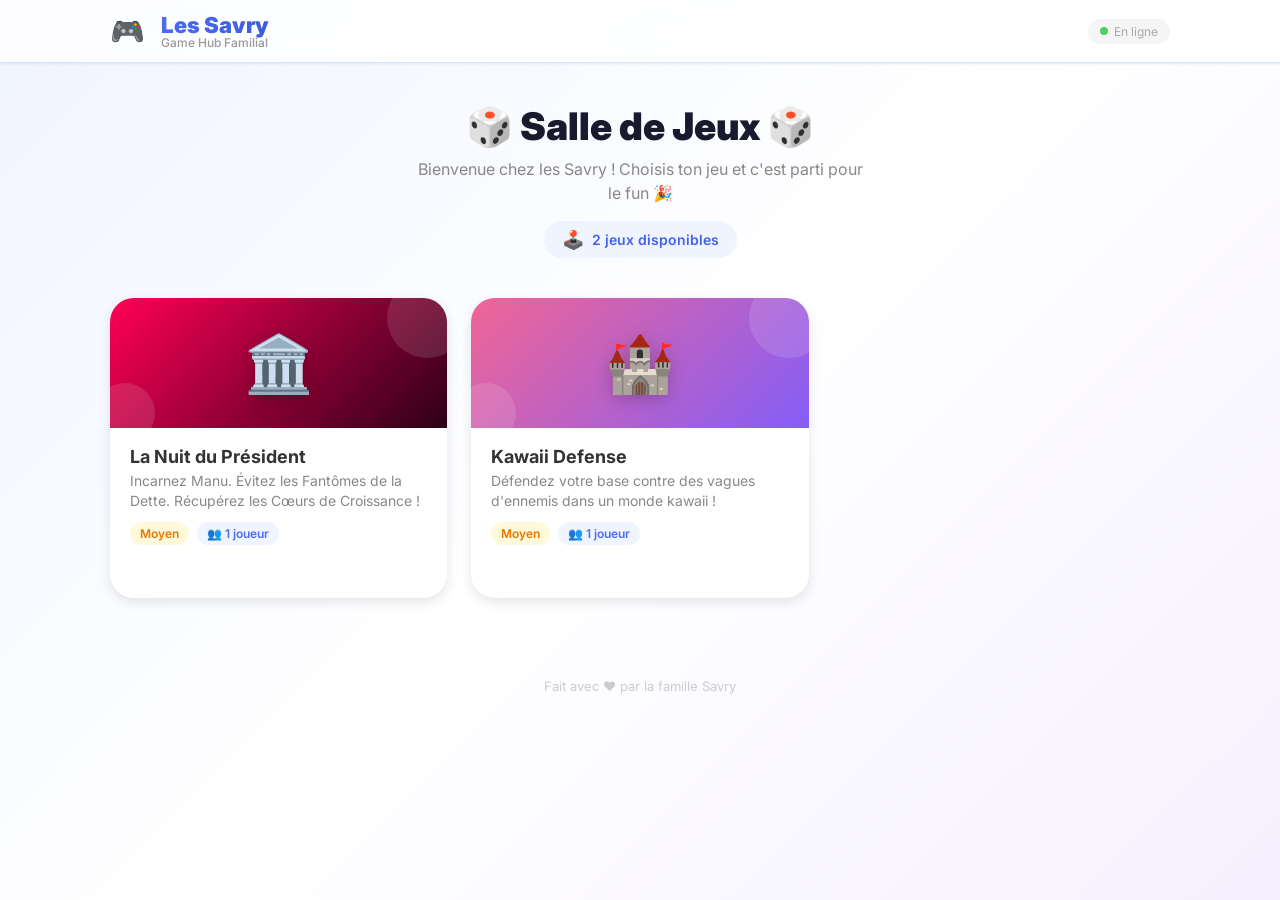
<file: index.html>
<!DOCTYPE html>
<html lang="fr">
<head>
<meta charset="UTF-8">
<meta name="viewport" content="width=device-width, initial-scale=1.0">
<title>🎮 Les Savry — Game Hub</title>
<link rel="preconnect" href="https://fonts.googleapis.com">
<link rel="preconnect" href="https://fonts.gstatic.com" crossorigin>
<link href="https://fonts.googleapis.com/css2?family=Inter:wght@400;500;600;700;800;900&display=swap" rel="stylesheet">
<link href="https://fonts.googleapis.com/css2?family=Fredoka+One&display=swap" rel="stylesheet">

<!-- ═══════════════════════════════════════════════════════════════
     🎮  GAME HUB DES SAVRY — FICHIER UNIQUE index.html
     
     ┌──────────────────────────────────────────────────────────┐
     │  👉 POUR AJOUTER UN JEU :                               │
     │                                                          │
     │  1. Ctrl+F → chercher « ÉTAPE 1 : AJOUTER UN JEU ICI » │
     │     → Copier/coller le modèle dans le tableau GAMES      │
     │                                                          │
     │  2. Ctrl+F → chercher « ÉTAPE 2 : CODER LE JEU ICI »   │
     │     → Créer la fonction du jeu en copiant le modèle      │
     │                                                          │
     │  C'est tout ! 🎉                                         │
     └──────────────────────────────────────────────────────────┘
     
     SOMMAIRE :
       ~Ligne 30    → 🎨 CSS (styles + animations)
       ~Ligne 350   → 📋 REGISTRE DES JEUX (tableau GAMES)
       ~Ligne 410   → 🎮 CODE DES JEUX (Morpion, Memory, Snake)
       ~Ligne 900   → 🖥️ MOTEUR DU SITE (affichage, navigation)
     
     ═══════════════════════════════════════════════════════════════ -->

<style>
/* ══════════════════════════════════════════════════════════════
   🎨 STYLES & ANIMATIONS
   ══════════════════════════════════════════════════════════════ */

*, *::before, *::after { box-sizing: border-box; margin: 0; padding: 0; }

:root {
  --savry-50: #f0f4ff;  --savry-100: #dbe4ff;  --savry-200: #bac8ff;
  --savry-300: #91a7ff;  --savry-400: #748ffc;  --savry-500: #5c7cfa;
  --savry-600: #4c6ef5;  --savry-700: #4263eb;  --savry-800: #3b5bdb;
  --savry-900: #364fc7;
  --radius: 16px;
  --shadow-sm: 0 1px 3px rgba(0,0,0,.08);
  --shadow-md: 0 4px 12px rgba(0,0,0,.1);
  --shadow-lg: 0 12px 40px rgba(0,0,0,.12);
  --shadow-xl: 0 20px 60px rgba(0,0,0,.15);
}

body {
  font-family: 'Inter', system-ui, -apple-system, sans-serif;
  background: linear-gradient(135deg, var(--savry-50) 0%, #fff 50%, #f5f0ff 100%);
  color: #1a1a2e;
  min-height: 100vh;
  overflow-x: hidden;
  -webkit-font-smoothing: antialiased;
}

button { cursor: pointer; border: none; font-family: inherit; }
button:active { transform: scale(0.96); }

/* ─── Scrollbar ─── */
::-webkit-scrollbar { width: 8px; }
::-webkit-scrollbar-track { background: transparent; }
::-webkit-scrollbar-thumb { background: var(--savry-300); border-radius: 99px; }

/* ─── Animations ─── */
@keyframes float { 0%,100%{ transform: translateY(0); } 50%{ transform: translateY(-8px); } }
@keyframes slideUp { from { opacity:0; transform:translateY(30px); } to { opacity:1; transform:translateY(0); } }
@keyframes scaleIn { from { opacity:0; transform:scale(.9); } to { opacity:1; transform:scale(1); } }
@keyframes fadeIn { from { opacity:0; } to { opacity:1; } }
@keyframes pulse { 0%,100%{ transform:scale(1); } 50%{ transform:scale(1.15); } }
@keyframes shimmer { 0%{ background-position:-200% center; } 100%{ background-position:200% center; } }
@keyframes confetti { 0%{ transform:translateY(0) rotate(0); opacity:1; } 100%{ transform:translateY(-120px) rotate(360deg); opacity:0; } }

.animate-float { animation: float 3s ease-in-out infinite; }
.animate-slideUp { animation: slideUp .5s ease-out both; }
.animate-scaleIn { animation: scaleIn .3s ease-out both; }
.animate-fadeIn { animation: fadeIn .4s ease-out both; }
.animate-pulse { animation: pulse 1.5s ease-in-out infinite; }

/* ─── Header ─── */
.header {
  position: sticky; top: 0; z-index: 100;
  backdrop-filter: blur(20px); -webkit-backdrop-filter: blur(20px);
  background: rgba(255,255,255,.82);
  border-bottom: 1px solid var(--savry-100);
  box-shadow: var(--shadow-sm);
}
.header-inner {
  max-width: 1100px; margin: 0 auto;
  padding: 12px 20px;
  display: flex; align-items: center; gap: 16px;
}
.header-logo { font-size: 28px; }
.header-title {
  font-size: 22px; font-weight: 900;
  background: linear-gradient(135deg, var(--savry-600), var(--savry-800));
  -webkit-background-clip: text; background-clip: text;
  -webkit-text-fill-color: transparent; color: transparent;
}
.header-sub { font-size: 12px; color: #999; margin-top: -3px; font-weight: 500; }
.header-status {
  margin-left: auto; display: flex; align-items: center; gap: 6px;
  font-size: 12px; color: #aaa;
  background: #f5f5f5; border-radius: 99px; padding: 5px 12px;
}
.header-dot { width: 8px; height: 8px; border-radius: 50%; background: #51cf66; animation: pulse 2s infinite; }

.btn-back {
  display: flex; align-items: center; gap: 6px;
  color: var(--savry-600); font-weight: 600; font-size: 15px;
  background: var(--savry-50); border-radius: 12px; padding: 8px 16px;
  transition: all .2s;
}
.btn-back:hover { background: var(--savry-100); color: var(--savry-800); }
.btn-back .arrow { transition: transform .2s; }
.btn-back:hover .arrow { transform: translateX(-3px); }

.game-header-title { font-size: 18px; font-weight: 700; color: #333; }

/* ─── Hero ─── */
.hero { text-align: center; padding: 40px 20px 10px; }
.hero h2 { font-size: clamp(26px, 5vw, 38px); font-weight: 900; color: #1a1a2e; }
.hero p { color: #888; font-size: 16px; max-width: 450px; margin: 8px auto 0; line-height: 1.5; }
.hero-badge {
  display: inline-flex; align-items: center; gap: 8px;
  background: var(--savry-50); color: var(--savry-700);
  border-radius: 99px; padding: 8px 18px; margin-top: 16px;
  font-size: 14px; font-weight: 600;
}

/* ─── Grid ─── */
.games-grid {
  max-width: 1100px; margin: 30px auto;
  padding: 0 20px;
  display: grid; grid-template-columns: repeat(auto-fill, minmax(280px, 1fr));
  gap: 24px;
}

/* ─── Card ─── */
.game-card {
  background: #fff; border-radius: 24px;
  box-shadow: var(--shadow-md);
  overflow: hidden; text-align: left;
  transition: all .3s cubic-bezier(.25,.8,.25,1);
  width: 100%;
}
.game-card:hover { transform: translateY(-8px); box-shadow: var(--shadow-xl); }

.card-header {
  height: 130px; display: flex; align-items: center; justify-content: center;
  position: relative; overflow: hidden;
}
.card-header .emoji {
  font-size: 56px; transition: transform .3s; filter: drop-shadow(0 4px 8px rgba(0,0,0,.2));
  position: relative; z-index: 2;
}
.game-card:hover .card-header .emoji { transform: scale(1.25) rotate(-5deg); }
.card-header .circle1, .card-header .circle2 {
  position: absolute; border-radius: 50%; background: rgba(255,255,255,.12);
}
.card-header .circle1 { width: 80px; height: 80px; top: -20px; right: -20px; }
.card-header .circle2 { width: 60px; height: 60px; bottom: -15px; left: -15px; }

.card-body { padding: 18px 20px 22px; }
.card-body h3 { font-size: 18px; font-weight: 700; color: #333; transition: color .2s; }
.game-card:hover .card-body h3 { color: var(--savry-600); }
.card-body p { font-size: 14px; color: #888; margin-top: 4px; line-height: 1.4; }

.card-tags { display: flex; gap: 8px; margin-top: 12px; flex-wrap: wrap; }
.tag {
  font-size: 12px; font-weight: 600; padding: 4px 10px; border-radius: 99px;
}
.tag-easy { background: #e6f9e8; color: #2b8a3e; }
.tag-medium { background: #fff9db; color: #e67700; }
.tag-hard { background: #ffe3e3; color: #c92a2a; }
.tag-players { background: var(--savry-50); color: var(--savry-600); }

.card-play {
  display: flex; align-items: center; gap: 6px; margin-top: 14px;
  font-size: 14px; font-weight: 600; color: var(--savry-500);
  opacity: 0; transition: opacity .3s;
}
.game-card:hover .card-play { opacity: 1; }
.card-play .play-arrow { transition: transform .2s; }
.game-card:hover .card-play .play-arrow { transform: translateX(4px); }

/* ─── Game Player ─── */
.game-player {
  max-width: 900px; margin: 24px auto;
  padding: 0 12px;
}
.game-player-header {
  display: flex; align-items: center; gap: 12px;
  padding: 0 8px; margin-bottom: 20px;
}
.game-player-header .gp-emoji { font-size: 32px; }
.game-player-header .gp-title { font-size: 20px; font-weight: 700; color: #333; }
.game-player-header .gp-desc { font-size: 13px; color: #999; }

.game-container {
  background: #fff; border-radius: 24px;
  box-shadow: var(--shadow-lg); border: 1px solid #f0f0f0;
  padding: 24px; display: flex; justify-content: center;
  overflow: hidden;
}

/* ─── Footer ─── */
.footer { text-align: center; padding: 50px 20px 30px; font-size: 13px; color: #ccc; }

/* ─── Jeux : utilitaires communs ─── */
.game-wrap { display: flex; flex-direction: column; align-items: center; gap: 20px; width: 100%; }

.stats-bar { display: flex; gap: 20px; text-align: center; flex-wrap: wrap; justify-content: center; }
.stat-box { border-radius: 16px; padding: 10px 22px; }
.stat-label { font-size: 12px; font-weight: 500; }
.stat-value { font-size: 28px; font-weight: 900; }

.btn-primary {
  padding: 10px 24px; border-radius: 14px; font-weight: 700; font-size: 15px;
  color: #fff; transition: all .2s; box-shadow: var(--shadow-md);
}
.btn-primary:hover { filter: brightness(1.1); transform: translateY(-1px); }

.btn-secondary {
  padding: 10px 24px; border-radius: 14px; font-weight: 600; font-size: 14px;
  background: #f0f0f0; color: #555; transition: all .2s;
}
.btn-secondary:hover { background: #e0e0e0; }

.btn-row { display: flex; gap: 10px; flex-wrap: wrap; justify-content: center; }

.status-msg { font-size: 18px; font-weight: 700; min-height: 32px; text-align: center; }

/* ─── La Nuit du Président ─── */
.president-wrap {
  position: relative; width: 100%; max-width: 800px;
  aspect-ratio: 4/3; border-radius: 16px; overflow: hidden; margin: 0 auto;
  background: radial-gradient(circle at center, #3d0028 0%, #1a000d 100%);
  box-shadow: 0 0 50px rgba(255, 0, 85, 0.2);
}
.president-wrap canvas { display: block; width: 100%; height: 100%; }
.president-hud {
  position: absolute; top: 12px; left: 14px;
  font-family: 'Fredoka One', cursive; font-size: 1.1rem;
  color: #fff; pointer-events: none; text-shadow: 2px 2px 0 #000;
}
.president-record {
  position: absolute; top: 12px; right: 14px;
  font-family: 'Fredoka One', cursive; font-size: 0.95rem;
  color: #00f2ea; pointer-events: none;
}
.president-overlay {
  position: absolute; top: 0; left: 0; width: 100%; height: 100%;
  display: flex; flex-direction: column; justify-content: center; align-items: center;
  background: rgba(45, 0, 24, 0.88); backdrop-filter: blur(5px); z-index: 10;
  text-align: center; transition: opacity 0.3s; font-family: 'Fredoka One', cursive;
  color: #fff; padding: 20px;
}
.president-overlay.phidden { opacity: 0; pointer-events: none; }
.president-overlay h3 {
  font-size: clamp(1.4rem, 5vw, 2.5rem); color: #00f2ea;
  text-shadow: 4px 4px 0px #ff0055; animation: float 3s infinite ease-in-out;
  margin-bottom: 8px;
}
.president-overlay p { font-size: clamp(0.8rem, 2.5vw, 1rem); margin-bottom: 8px; line-height: 1.5; max-width: 90%; }
.president-btn {
  background: linear-gradient(45deg, #ff0055, #ff5e62); border: none;
  padding: 12px 32px; font-size: clamp(1rem, 3vw, 1.3rem);
  font-family: 'Fredoka One', cursive; color: white; border-radius: 50px;
  cursor: pointer; box-shadow: 0 10px 20px rgba(255, 0, 85, 0.4);
  transition: transform 0.1s; margin-top: 8px;
}
.president-btn:active { transform: scale(0.95); }

/* ─── Responsive ─── */
@media (max-width: 480px) {
  .header-status { display: none; }
  .header-title { font-size: 18px; }
  .hero h2 { font-size: 24px; }
  .games-grid { gap: 16px; grid-template-columns: 1fr; }
  .card-play { opacity: 1; }
  .game-container { padding: 16px; }
  .stat-box { padding: 8px 16px; }
  .stat-value { font-size: 22px; }
}
</style>
</head>

<body>

<!-- ═══════════════════════════════════════════════ -->
<!--  Le contenu est généré par le JS ci-dessous   -->
<!-- ═══════════════════════════════════════════════ -->
<div id="app"></div>

<script>
/* ╔══════════════════════════════════════════════════════════════════╗
   ║                                                                ║
   ║  📋  REGISTRE DES JEUX                                         ║
   ║                                                                ║
   ║  Chaque jeu = un objet dans le tableau GAMES.                  ║
   ║  Le champ "render" est le nom de la fonction qui dessine       ║
   ║  le jeu dans le <div> passé en paramètre.                     ║
   ║                                                                ║
   ╚══════════════════════════════════════════════════════════════════╝ */

const GAMES = [
  {
    id: "president",
    title: "La Nuit du Président",
    description: "Incarnez Manu. Évitez les Fantômes de la Dette. Récupérez les Cœurs de Croissance !",
    emoji: "🏛️",
    gradient: "linear-gradient(135deg, #ff0055, #2d0018)",
    render: renderPresident,
    players: "1",
    difficulty: "Moyen",
  },

  {
    id: "kawaii_defense",
    title: "Kawaii Defense",
    description: "Défendez votre base contre des vagues d'ennemis dans un monde kawaii !",
    emoji: "🏰",
    gradient: "linear-gradient(135deg, #f06595, #845ef7)",
    players: "1",
    difficulty: "Moyen",
    external: "kawaii_defense.html",  // ← Lien vers le fichier HTML externe
  },

  /* ┌──────────────────────────────────────────────────────────────┐
     │                                                              │
     │  ★★★  ÉTAPE 1 : AJOUTER UN JEU ICI  ★★★                   │
     │                                                              │
     │  Copier-coller ce modèle (enlever les //) :                 │
     │                                                              │
     │  {                                                           │
     │    id: "mon-jeu",                                            │
     │    title: "Mon Super Jeu",                                   │
     │    description: "Description courte du jeu.",                │
     │    emoji: "🎯",                                              │
     │    gradient: "linear-gradient(135deg, #ff6b6b, #ee5a24)",   │
     │    render: renderMonSuperJeu,                                │
     │    players: "1-2",                                           │
     │    difficulty: "Facile",    // Facile | Moyen | Difficile    │
     │  },                                                          │
     │                                                              │
     │  Puis coder la fonction renderMonSuperJeu(container)         │
     │  → chercher « ÉTAPE 2 : CODER LE JEU ICI » plus bas        │
     │                                                              │
     └──────────────────────────────────────────────────────────────┘ */
];


/* ╔══════════════════════════════════════════════════════════════════╗
   ║                                                                ║
   ║  🎮  CODE DES JEUX                                             ║
   ║                                                                ║
   ║  Chaque jeu est une fonction : renderXxx(container)            ║
   ║  "container" est le <div> dans lequel dessiner le jeu.         ║
   ║  La fonction doit tout gérer : HTML, état, événements.        ║
   ║                                                                ║
   ╚══════════════════════════════════════════════════════════════════╝ */


/* ─────────────────────────────────────────────────────────────────
   🎮 JEU 4 : LA NUIT DU PRÉSIDENT (Kawaii Horror)
   ───────────────────────────────────────────────────────────────── */

function renderPresident(container) {
  let animationId = null;
  let frames = 0;
  let score = 0;
  let highScore = parseInt(localStorage.getItem('macron_horror_highscore')) || 0;
  let gameStatePres = 'MENU'; // MENU, PLAYING, GAMEOVER

  container.innerHTML = `
    <div class="president-wrap" id="pres-wrap">
      <canvas id="presCanvas"></canvas>
      <div class="president-hud">Croissance: <span id="pres-score">0</span>%</div>
      <div class="president-record">Record: <span id="pres-highscore">${highScore}</span>%</div>
      <div class="president-overlay" id="pres-start">
        <h3>LA NUIT DU PRÉSIDENT</h3>
        <p>Thème : Kawaii Horror</p>
        <p>Incarnez Manu. Évitez les Fantômes de la Dette.<br>Récupérez les Cœurs de Croissance.</p>
        <p style="font-size:0.8rem;color:#aaa;">Contrôles : Flèches / Toucher l'écran</p>
        <button class="president-btn" id="pres-start-btn">Lancer le Mandat</button>
      </div>
      <div class="president-overlay phidden" id="pres-gameover">
        <h3 style="color:#ff0055;text-shadow:4px 4px 0 #000;">DISSOLUTION !</h3>
        <p>Score Final : <span id="pres-final-score">0</span>%</p>
        <button class="president-btn" id="pres-restart-btn">Nouveau Quinquennat</button>
      </div>
    </div>
  `;

  const wrap = document.getElementById('pres-wrap');
  const canvas = document.getElementById('presCanvas');
  const ctx2d = canvas.getContext('2d');

  // ─── Audio Engine ───
  const PresAudio = {
    ctx: null,
    init() { this.ctx = new (window.AudioContext || window.webkitAudioContext)(); },
    playTone(freq, type, duration, vol=0.1, slide=0) {
      if (!this.ctx) return;
      const osc = this.ctx.createOscillator();
      const gain = this.ctx.createGain();
      osc.type = type;
      osc.frequency.setValueAtTime(freq, this.ctx.currentTime);
      if (slide !== 0) osc.frequency.linearRampToValueAtTime(freq+slide, this.ctx.currentTime+duration);
      gain.gain.setValueAtTime(0, this.ctx.currentTime);
      gain.gain.linearRampToValueAtTime(vol, this.ctx.currentTime+0.05);
      gain.gain.exponentialRampToValueAtTime(0.001, this.ctx.currentTime+duration);
      osc.connect(gain); gain.connect(this.ctx.destination);
      osc.start(); osc.stop(this.ctx.currentTime+duration);
    },
    playCollect() { this.playTone(600,'sine',0.1,0.1,200); setTimeout(()=>this.playTone(900,'sine',0.2,0.1,0),100); },
    playGameOver() { this.playTone(200,'sawtooth',0.5,0.2,-150); setTimeout(()=>this.playTone(100,'square',0.5,0.2,-50),200); },
  };

  // ─── Resize ───
  let gW = 0, gH = 0;
  function presResize() {
    gW = wrap.clientWidth; gH = wrap.clientHeight;
    canvas.width = gW; canvas.height = gH;
  }
  presResize();
  const resizeHandler = () => presResize();
  window.addEventListener('resize', resizeHandler);

  // ─── Player ───
  const player = {
    size: 30, x: gW/2, y: gH/2, speed: 5, vx: 0, vy: 0, angle: 0,
    update() {
      if (presInput.keys['ArrowUp']||presInput.keys['z']||presInput.keys['Z']) this.vy = -this.speed;
      else if (presInput.keys['ArrowDown']||presInput.keys['s']||presInput.keys['S']) this.vy = this.speed;
      else this.vy = 0;
      if (presInput.keys['ArrowLeft']||presInput.keys['q']||presInput.keys['Q']) this.vx = -this.speed;
      else if (presInput.keys['ArrowRight']||presInput.keys['d']||presInput.keys['D']) this.vx = this.speed;
      else this.vx = 0;
      if (presInput.touch.active) {
        const dx = presInput.touch.x - this.x, dy = presInput.touch.y - this.y;
        const dist = Math.sqrt(dx*dx+dy*dy);
        if (dist > 5) { this.vx = (dx/dist)*this.speed; this.vy = (dy/dist)*this.speed; }
        else { this.vx = 0; this.vy = 0; }
      }
      this.x += this.vx; this.y += this.vy;
      if (this.x < this.size) this.x = this.size;
      if (this.x > gW-this.size) this.x = gW-this.size;
      if (this.y < this.size) this.y = this.size;
      if (this.y > gH-this.size) this.y = gH-this.size;
      this.angle += 0.05;
    },
    draw() {
      ctx2d.save(); ctx2d.translate(this.x, this.y);
      const grad = ctx2d.createRadialGradient(0,0,10,0,0,150);
      grad.addColorStop(0,'rgba(255,255,255,0.2)');
      grad.addColorStop(1,'rgba(0,0,0,0)');
      ctx2d.fillStyle = grad;
      ctx2d.beginPath(); ctx2d.arc(0,0,150,0,Math.PI*2); ctx2d.fill();
      ctx2d.fillStyle = '#091e38';
      ctx2d.beginPath(); ctx2d.arc(0,10,this.size-5,0,Math.PI*2); ctx2d.fill();
      ctx2d.fillStyle = '#ffdbac';
      ctx2d.beginPath(); ctx2d.arc(0,-5,this.size-8,0,Math.PI*2); ctx2d.fill();
      ctx2d.fillStyle = '#000';
      ctx2d.beginPath(); ctx2d.arc(-8,-5,3,0,Math.PI*2); ctx2d.arc(8,-5,3,0,Math.PI*2); ctx2d.fill();
      ctx2d.fillStyle = '#002654'; ctx2d.fillRect(-10,10,6,10);
      ctx2d.fillStyle = '#ffffff'; ctx2d.fillRect(-4,10,6,10);
      ctx2d.fillStyle = '#ed2939'; ctx2d.fillRect(2,10,6,10);
      ctx2d.restore();
    }
  };

  // ─── Enemies ───
  let enemies = [];
  function spawnEnemy() {
    const e = { size: 25, speed: 1.5+Math.random()*1.5, angle: 0 };
    if (Math.random()<0.5) { e.x = Math.random()<0.5 ? -50 : gW+50; e.y = Math.random()*gH; }
    else { e.x = Math.random()*gW; e.y = Math.random()<0.5 ? -50 : gH+50; }
    enemies.push(e);
  }
  function updateEnemy(e) {
    const dx = player.x-e.x, dy = player.y-e.y, dist = Math.sqrt(dx*dx+dy*dy);
    e.x += (dx/dist)*e.speed; e.y += (dy/dist)*e.speed; e.angle += 0.1;
  }
  function drawEnemy(e) {
    ctx2d.save(); ctx2d.translate(e.x, e.y); ctx2d.rotate(Math.sin(e.angle)*0.1);
    ctx2d.shadowBlur = 15; ctx2d.shadowColor = '#ff0055';
    ctx2d.fillStyle = '#ff0055';
    ctx2d.beginPath(); ctx2d.arc(0,-5,e.size,Math.PI,0);
    ctx2d.lineTo(e.size,15); ctx2d.lineTo(0,5); ctx2d.lineTo(-e.size,15); ctx2d.fill();
    ctx2d.strokeStyle = '#2d0018'; ctx2d.lineWidth = 3;
    ctx2d.beginPath(); ctx2d.moveTo(-10,-5); ctx2d.lineTo(-4,1); ctx2d.stroke();
    ctx2d.beginPath(); ctx2d.moveTo(-4,-5); ctx2d.lineTo(-10,1); ctx2d.stroke();
    ctx2d.beginPath(); ctx2d.moveTo(4,-5); ctx2d.lineTo(10,1); ctx2d.stroke();
    ctx2d.beginPath(); ctx2d.moveTo(10,-5); ctx2d.lineTo(4,1); ctx2d.stroke();
    ctx2d.shadowBlur = 0; ctx2d.fillStyle = 'rgba(255,255,255,0.5)';
    ctx2d.font = '10px sans-serif'; ctx2d.textAlign = 'center';
    ctx2d.fillText('€€€', 0, -35);
    ctx2d.restore();
  }

  // ─── Coins ───
  let coins = [];
  function spawnCoin() {
    coins.push({ x: Math.random()*(gW-40)+20, y: Math.random()*(gH-40)+20, size: 15, pulse: 0 });
  }
  function drawCoin(c) {
    c.pulse += 0.1;
    const sc = 1+Math.sin(c.pulse)*0.2;
    ctx2d.save(); ctx2d.translate(c.x, c.y); ctx2d.scale(sc, sc);
    ctx2d.fillStyle = '#00f2ea'; ctx2d.shadowBlur = 10; ctx2d.shadowColor = '#00f2ea';
    ctx2d.beginPath(); ctx2d.moveTo(0,5);
    ctx2d.bezierCurveTo(0,5,-10,-5,-10,-10); ctx2d.bezierCurveTo(-10,-15,-5,-15,0,-10);
    ctx2d.bezierCurveTo(5,-15,10,-15,10,-10); ctx2d.bezierCurveTo(10,-5,0,5,0,5);
    ctx2d.fill(); ctx2d.restore();
  }

  // ─── Particles ───
  let particles = [];
  function spawnParticles(x, y, color) {
    for (let i = 0; i < 15; i++) {
      particles.push({
        x, y, vx: (Math.random()-0.5)*8, vy: (Math.random()-0.5)*8,
        life: 1.0, color, size: Math.random()*5+2
      });
    }
  }
  function updateParticle(p) { p.x += p.vx; p.y += p.vy; p.life -= 0.02; p.vx *= 0.95; p.vy *= 0.95; }
  function drawParticle(p) {
    ctx2d.globalAlpha = Math.max(0, p.life);
    ctx2d.fillStyle = p.color;
    ctx2d.beginPath(); ctx2d.arc(p.x, p.y, p.size, 0, Math.PI*2); ctx2d.fill();
    ctx2d.globalAlpha = 1.0;
  }

  // ─── Input ───
  const presInput = { keys: {}, touch: { x:0, y:0, active:false } };
  function presKeyDown(e) {
    if (['ArrowUp','ArrowDown','ArrowLeft','ArrowRight'].includes(e.key)) e.preventDefault();
    presInput.keys[e.key] = true;
  }
  function presKeyUp(e) { presInput.keys[e.key] = false; }
  window.addEventListener('keydown', presKeyDown);
  window.addEventListener('keyup', presKeyUp);

  canvas.addEventListener('touchstart', e => {
    e.preventDefault(); presInput.touch.active = true;
    const rect = canvas.getBoundingClientRect();
    presInput.touch.x = e.touches[0].clientX - rect.left;
    presInput.touch.y = e.touches[0].clientY - rect.top;
  }, {passive:false});
  canvas.addEventListener('touchmove', e => {
    e.preventDefault();
    const rect = canvas.getBoundingClientRect();
    presInput.touch.x = e.touches[0].clientX - rect.left;
    presInput.touch.y = e.touches[0].clientY - rect.top;
  }, {passive:false});
  canvas.addEventListener('touchend', () => { presInput.touch.active = false; });

  // Also support mouse for desktop
  canvas.addEventListener('mousedown', e => {
    presInput.touch.active = true;
    const rect = canvas.getBoundingClientRect();
    presInput.touch.x = e.clientX - rect.left;
    presInput.touch.y = e.clientY - rect.top;
  });
  canvas.addEventListener('mousemove', e => {
    if (!presInput.touch.active) return;
    const rect = canvas.getBoundingClientRect();
    presInput.touch.x = e.clientX - rect.left;
    presInput.touch.y = e.clientY - rect.top;
  });
  canvas.addEventListener('mouseup', () => { presInput.touch.active = false; });

  // ─── Game Over ───
  function presGameOver() {
    gameStatePres = 'GAMEOVER';
    PresAudio.playGameOver();
    if (score > highScore) {
      highScore = score;
      localStorage.setItem('macron_horror_highscore', highScore);
      document.getElementById('pres-highscore').innerText = highScore;
    }
    document.getElementById('pres-final-score').innerText = score;
    document.getElementById('pres-gameover').classList.remove('phidden');
    canvas.style.transform = 'translate(5px, 5px)';
    setTimeout(() => canvas.style.transform = 'none', 100);
  }

  // ─── Init Game ───
  function presInitGame() {
    PresAudio.init();
    presResize();
    player.x = gW/2; player.y = gH/2; player.vx = 0; player.vy = 0;
    enemies = []; coins = []; particles = [];
    score = 0; frames = 0;
    spawnCoin();
    document.getElementById('pres-start').classList.add('phidden');
    document.getElementById('pres-gameover').classList.add('phidden');
    document.getElementById('pres-score').innerText = '0';
    gameStatePres = 'PLAYING';
    if (animationId) cancelAnimationFrame(animationId);
    presLoop();
  }

  // ─── Main Loop ───
  function presLoop() {
    if (gameStatePres !== 'PLAYING') return;
    ctx2d.fillStyle = 'rgba(45, 0, 24, 0.3)';
    ctx2d.fillRect(0, 0, gW, gH);
    frames++;
    player.update(); player.draw();

    if (frames % Math.max(20, 100-Math.floor(score/5)) === 0) spawnEnemy();

    enemies.forEach(e => {
      updateEnemy(e); drawEnemy(e);
      const dx = player.x-e.x, dy = player.y-e.y;
      if (Math.sqrt(dx*dx+dy*dy) < player.size+e.size-10) {
        spawnParticles(player.x, player.y, '#ff0055');
        presGameOver();
      }
    });

    coins.forEach((c, i) => {
      drawCoin(c);
      const dx = player.x-c.x, dy = player.y-c.y;
      if (Math.sqrt(dx*dx+dy*dy) < player.size+c.size) {
        score += 10;
        document.getElementById('pres-score').innerText = score;
        PresAudio.playCollect();
        spawnParticles(c.x, c.y, '#00f2ea');
        coins.splice(i, 1);
        spawnCoin();
      }
    });

    particles.forEach((p, i) => { updateParticle(p); drawParticle(p); if (p.life <= 0) particles.splice(i, 1); });

    animationId = requestAnimationFrame(presLoop);
  }

  // ─── Button bindings ───
  document.getElementById('pres-start-btn').addEventListener('click', presInitGame);
  document.getElementById('pres-restart-btn').addEventListener('click', presInitGame);

  // ─── Cleanup ───
  window.presidentCleanup = () => {
    if (animationId) cancelAnimationFrame(animationId);
    window.removeEventListener('keydown', presKeyDown);
    window.removeEventListener('keyup', presKeyUp);
    window.removeEventListener('resize', resizeHandler);
    gameStatePres = 'MENU';
  };
}


/* ┌──────────────────────────────────────────────────────────────────┐
   │                                                                  │
   │  ★★★  ÉTAPE 2 : CODER LE JEU ICI  ★★★                         │
   │                                                                  │
   │  Modèle à copier-coller :                                       │
   │                                                                  │
   │  function renderMonSuperJeu(container) {                         │
   │    let score = 0;                                                │
   │                                                                  │
   │    function draw() {                                             │
   │      container.innerHTML = `                                     │
   │        <div class="game-wrap">                                   │
   │          <div class="stats-bar">                                 │
   │            <div class="stat-box" style="background:#edf2ff;">    │
   │              <div class="stat-label"                             │
   │                   style="color:#4c6ef5;">Score</div>             │
   │              <div class="stat-value"                             │
   │                   style="color:#364fc7;">${score}</div>          │
   │            </div>                                                │
   │          </div>                                                  │
   │          <button class="btn-primary"                             │
   │                  style="background:#4c6ef5;"                     │
   │                  id="btn-click">Cliquer !</button>               │
   │        </div>                                                    │
   │      `;                                                          │
   │      document.getElementById('btn-click')                        │
   │        .addEventListener('click', () => { score++; draw(); });   │
   │    }                                                             │
   │                                                                  │
   │    draw();                                                       │
   │  }                                                               │
   │                                                                  │
   │  Puis ajouter l'entrée dans le tableau GAMES plus haut !        │
   │  (chercher « ÉTAPE 1 : AJOUTER UN JEU ICI »)                   │
   │                                                                  │
   └──────────────────────────────────────────────────────────────────┘ */


/* ╔══════════════════════════════════════════════════════════════════╗
   ║                                                                ║
   ║  🖥️  MOTEUR DU SITE (navigation, affichage)                   ║
   ║                                                                ║
   ║  Pas besoin de toucher à cette section pour ajouter un jeu.    ║
   ║                                                                ║
   ╚══════════════════════════════════════════════════════════════════╝ */

let currentView = "hub"; // "hub" ou l'id d'un jeu
const app = document.getElementById('app');

function navigate(view) {
  // Cleanup des jeux si on quitte
  if (currentView === 'president' && window.presidentCleanup) window.presidentCleanup();

  // Si le jeu est externe (fichier HTML séparé), on l'ouvre
  const game = GAMES.find(g => g.id === view);
  if (game && game.external) {
    window.location.href = game.external;
    return;
  }

  currentView = view;
  renderApp();
  window.scrollTo({ top: 0, behavior: 'smooth' });
}

function renderApp() {
  if (currentView === "hub") {
    renderHub();
  } else {
    renderGamePlayer(currentView);
  }
}

function renderHub() {
  const diffClass = d => d === 'Facile' ? 'tag-easy' : d === 'Moyen' ? 'tag-medium' : 'tag-hard';

  app.innerHTML = `
    <!-- Header -->
    <header class="header">
      <div class="header-inner">
        <div class="header-logo animate-float">🎮</div>
        <div>
          <div class="header-title">Les Savry</div>
          <div class="header-sub">Game Hub Familial</div>
        </div>
        <div class="header-status">
          <span class="header-dot"></span> En ligne
        </div>
      </div>
    </header>

    <!-- Hero -->
    <div class="hero animate-slideUp">
      <h2>🎲 Salle de Jeux 🎲</h2>
      <p>Bienvenue chez les Savry ! Choisis ton jeu et c'est parti pour le fun 🎉</p>
      <div class="hero-badge">
        <span style="font-size:18px;">🕹️</span>
        ${GAMES.length} jeu${GAMES.length > 1 ? 'x' : ''} disponible${GAMES.length > 1 ? 's' : ''}
      </div>
    </div>

    <!-- Games Grid -->
    ${GAMES.length > 0 ? `
    <div class="games-grid">
      ${GAMES.map((game, i) => `
        <button class="game-card animate-slideUp" style="animation-delay:${i*100}ms;animation-fill-mode:both;" data-game="${game.id}">
          <div class="card-header" style="background:${game.gradient};">
            <span class="emoji">${game.emoji}</span>
            <div class="circle1"></div>
            <div class="circle2"></div>
          </div>
          <div class="card-body">
            <h3>${game.title}</h3>
            <p>${game.description}</p>
            <div class="card-tags">
              <span class="tag ${diffClass(game.difficulty)}">${game.difficulty}</span>
              <span class="tag tag-players">👥 ${game.players} joueur${game.players !== '1' ? 's' : ''}</span>
            </div>
            <div class="card-play">
              <span>Jouer</span>
              <span class="play-arrow">→</span>
            </div>
          </div>
        </button>
      `).join('')}
    </div>` : `
    <div style="text-align:center;padding:80px 20px;color:#ccc;">
      <div style="font-size:60px;margin-bottom:16px;">🎮</div>
      <p style="font-size:18px;font-weight:600;">Aucun jeu pour le moment</p>
      <p style="font-size:14px;margin-top:4px;">Ajoutez un jeu dans le tableau GAMES !</p>
    </div>`}

    <!-- Footer -->
    <div class="footer">Fait avec ❤️ par la famille Savry</div>
  `;

  // Bind click events
  app.querySelectorAll('.game-card').forEach(card => {
    card.addEventListener('click', () => navigate(card.dataset.game));
  });
}

function renderGamePlayer(gameId) {
  const game = GAMES.find(g => g.id === gameId);
  if (!game) {
    app.innerHTML = `
      <div style="text-align:center;padding:100px 20px;">
        <div style="font-size:60px;margin-bottom:16px;">🤔</div>
        <h2 style="font-size:24px;font-weight:700;color:#555;">Jeu introuvable</h2>
        <button class="btn-primary" style="background:var(--savry-500);margin-top:20px;" onclick="navigate('hub')">← Retour</button>
      </div>
    `;
    return;
  }

  app.innerHTML = `
    <!-- Header -->
    <header class="header">
      <div class="header-inner">
        <button class="btn-back" onclick="navigate('hub')">
          <span class="arrow">←</span>
          <span>Retour</span>
        </button>
        <div class="game-header-title">${game.emoji} ${game.title}</div>
        <div class="header-status">
          <span class="header-dot"></span> En ligne
        </div>
      </div>
    </header>

    <!-- Game -->
    <div class="game-player animate-scaleIn">
      <div class="game-player-header">
        <span class="gp-emoji">${game.emoji}</span>
        <div>
          <div class="gp-title">${game.title}</div>
          <div class="gp-desc">${game.description}</div>
        </div>
        <span class="tag tag-players" style="margin-left:auto;">👥 ${game.players}</span>
      </div>
      <div class="game-container">
        <div id="game-mount" style="width:100%;"></div>
      </div>
    </div>
  `;

  const mount = document.getElementById('game-mount');
  game.render(mount);
}

// Make navigate global for onclick handlers
window.navigate = navigate;

// Start
renderApp();
</script>
</body>
</html>
</file>
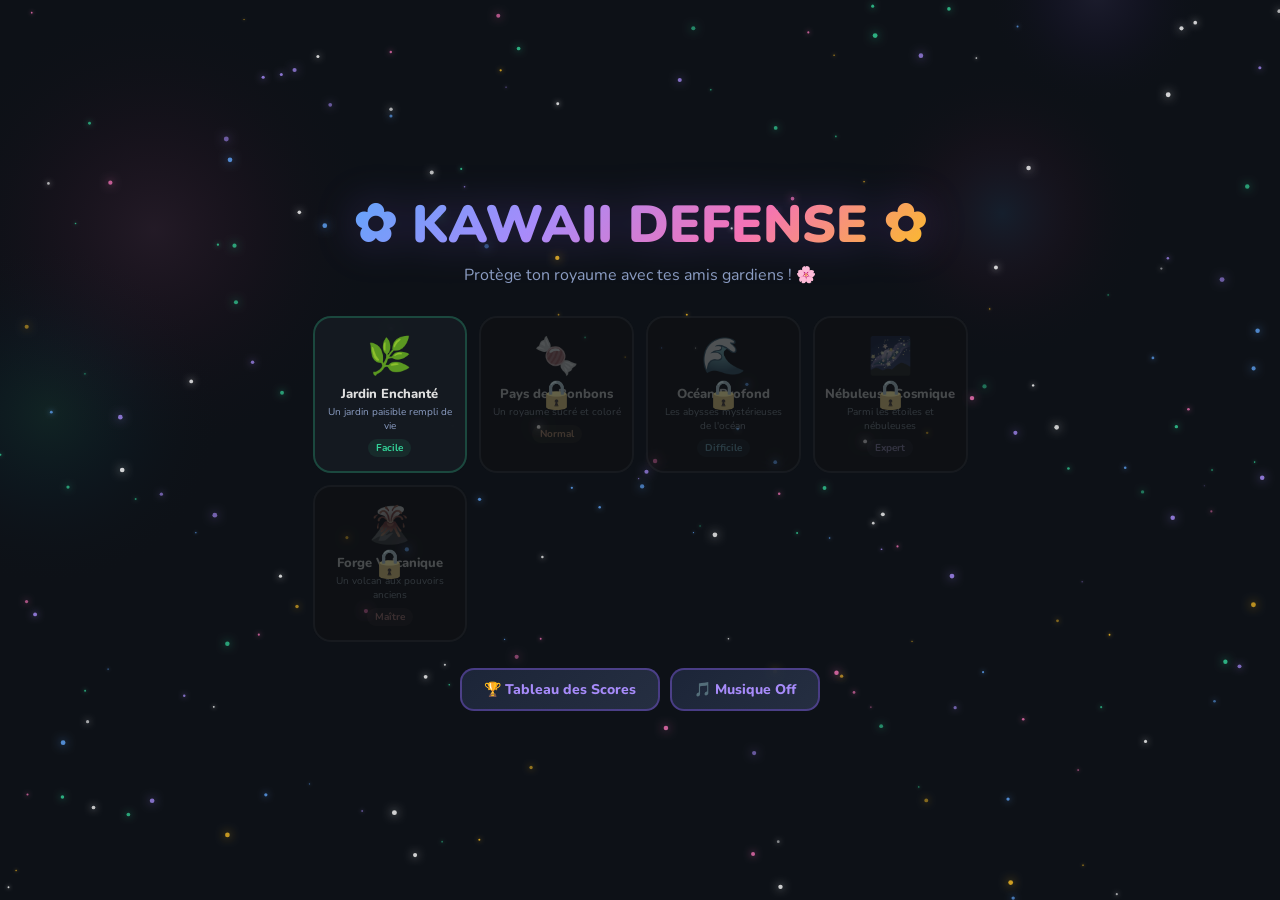
<file: kawaii_defense.html>
<!DOCTYPE html>
<html lang="fr">
<head>
    <meta charset="UTF-8">
    <meta name="viewport" content="width=device-width, initial-scale=1.0, maximum-scale=1.0, user-scalable=no">
    <title>✿ Kawaii Galaxy Defense ✿</title>
    <style>
        @import url('https://fonts.googleapis.com/css2?family=Nunito:wght@400;600;700;800;900&display=swap');
        *{margin:0;padding:0;box-sizing:border-box;}
        html,body{width:100%;height:100%;overflow:hidden;font-family:'Nunito','Comic Sans MS',cursive,sans-serif;background:#0d1117;color:#e0e0e0;}
        body{display:flex;justify-content:center;align-items:center;}

        /* ========== ÉCRAN MENU ========== */
        .screen{position:fixed;inset:0;z-index:100;display:flex;flex-direction:column;align-items:center;justify-content:center;transition:opacity .4s;}
        .screen.hidden{opacity:0;pointer-events:none;}
        #menu-screen{background:linear-gradient(160deg,#0d1117 0%,#161b22 30%,#1a1e2e 60%,#0d1117 100%);overflow:hidden;}
        #menu-bg{position:absolute;inset:0;z-index:0;}
        .menu-content{position:relative;z-index:1;display:flex;flex-direction:column;align-items:center;}
        .menu-title{font-size:clamp(28px,6vw,52px);font-weight:900;background:linear-gradient(135deg,#60a5fa,#a78bfa,#f472b6,#fbbf24);-webkit-background-clip:text;-webkit-text-fill-color:transparent;text-shadow:none;margin-bottom:4px;text-align:center;filter:drop-shadow(0 0 20px rgba(139,92,246,.3));}
        .menu-subtitle{font-size:clamp(12px,2.5vw,16px);color:#8b9dc3;margin-bottom:20px;text-align:center;}
        .worlds-grid{display:grid;grid-template-columns:repeat(auto-fit,minmax(140px,1fr));gap:12px;max-width:750px;width:90%;padding:10px;max-height:60vh;overflow-y:auto;}
        .world-card{background:rgba(22,27,34,.9);border:2px solid rgba(99,110,140,.3);border-radius:18px;padding:14px 10px;text-align:center;cursor:pointer;transition:all .3s;color:#c9d1d9;position:relative;overflow:hidden;backdrop-filter:blur(10px);}
        .world-card:hover:not(.locked){transform:translateY(-4px) scale(1.03);border-color:rgba(139,92,246,.5);box-shadow:0 8px 25px rgba(139,92,246,.2);}
        .world-card.locked{opacity:.4;cursor:not-allowed;filter:grayscale(.6);}
        .world-card .lock-overlay{position:absolute;inset:0;background:rgba(0,0,0,.3);display:flex;align-items:center;justify-content:center;font-size:28px;}
        .world-card .wemoji{font-size:36px;display:block;margin-bottom:4px;}
        .world-card .wname{font-weight:800;font-size:13px;color:#e0e0e0;}
        .world-card .wdesc{font-size:10px;color:#8b9dc3;margin-top:2px;}
        .world-card .wdiff{font-size:10px;font-weight:700;margin-top:6px;padding:2px 8px;border-radius:10px;display:inline-block;}
        .menu-btns{display:flex;gap:10px;margin-top:16px;flex-wrap:wrap;justify-content:center;}
        .menu-btn{background:linear-gradient(135deg,rgba(30,40,60,.9),rgba(40,50,70,.9));border:2px solid rgba(139,92,246,.4);border-radius:14px;padding:10px 22px;font-family:inherit;font-weight:800;font-size:14px;color:#a78bfa;cursor:pointer;transition:all .2s;backdrop-filter:blur(5px);}
        .menu-btn:hover{transform:translateY(-2px);box-shadow:0 4px 15px rgba(139,92,246,.3);border-color:#a78bfa;}

        /* ========== ÉCRAN JEU ========== */
        #game-screen{display:none;width:100%;height:100%;position:relative;}
        #container{display:flex;width:100%;height:100%;overflow:hidden;background:#0d1117;}
        #gameCanvas{display:block;flex:1;min-width:0;cursor:crosshair;background:#0d1117;touch-action:none;}
        #panel{width:240px;min-width:240px;background:linear-gradient(180deg,#161b22 0%,#1a1e2e 50%,#161b22 100%);padding:10px;display:flex;flex-direction:column;gap:6px;overflow-y:auto;border-left:2px solid rgba(99,110,140,.2);color:#c9d1d9;flex-shrink:0;}
        #panel h1{font-size:14px;text-align:center;letter-spacing:1px;padding-bottom:6px;border-bottom:2px dashed rgba(139,92,246,.3);font-weight:900;background:linear-gradient(135deg,#60a5fa,#a78bfa);-webkit-background-clip:text;-webkit-text-fill-color:transparent;}
        .stats{display:grid;grid-template-columns:1fr 1fr;gap:5px;}
        .stat-box{background:rgba(30,40,60,.6);border:1px solid rgba(99,110,140,.2);border-radius:12px;padding:5px 6px;text-align:center;}
        .stat-box .label{font-size:8px;color:#8b9dc3;text-transform:uppercase;letter-spacing:.5px;font-weight:700;}
        .stat-box .value{font-size:17px;font-weight:900;margin-top:1px;}
        .stat-box .value.credits{color:#fbbf24;}.stat-box .value.lives{color:#f472b6;}
        .stat-box .value.wave{color:#a78bfa;}.stat-box .value.score{color:#34d399;}
        .section-title{font-size:10px;color:#8b9dc3;text-transform:uppercase;letter-spacing:1px;padding:3px 0;border-bottom:1px dashed rgba(99,110,140,.3);font-weight:800;}
        .tower-btn{display:flex;align-items:center;gap:8px;background:rgba(30,40,60,.5);border:2px solid rgba(99,110,140,.25);border-radius:12px;padding:6px 8px;cursor:pointer;transition:all .25s;color:#c9d1d9;font-family:inherit;font-size:11px;width:100%;text-align:left;}
        .tower-btn:hover{transform:translateY(-1px);box-shadow:0 3px 10px rgba(100,120,180,.15);}
        .tower-btn.active{transform:scale(1.02);box-shadow:0 0 15px rgba(139,92,246,.2);}
        .tower-btn.disabled{opacity:.3;cursor:not-allowed;transform:none!important;}
        .tower-icon{width:28px;height:28px;border-radius:50%;display:flex;align-items:center;justify-content:center;font-size:16px;flex-shrink:0;}
        .tower-btn[data-type="laser"] .tower-icon{background:rgba(96,165,250,.15);border:2px solid #60a5fa;}
        .tower-btn[data-type="plasma"] .tower-icon{background:rgba(244,114,182,.15);border:2px solid #f472b6;}
        .tower-btn[data-type="railgun"] .tower-icon{background:rgba(52,211,153,.15);border:2px solid #34d399;}
        .tower-btn[data-type="laser"].active{border-color:#60a5fa;background:rgba(96,165,250,.12);}
        .tower-btn[data-type="plasma"].active{border-color:#f472b6;background:rgba(244,114,182,.12);}
        .tower-btn[data-type="railgun"].active{border-color:#34d399;background:rgba(52,211,153,.12);}
        .tower-name{font-weight:800;font-size:10px;color:#e0e0e0;}
        .tower-cost{font-size:9px;color:#fbbf24;font-weight:700;}
        .tower-stats-mini{font-size:8px;color:#6b7a99;font-weight:600;}
        #tower-info{background:rgba(30,40,60,.5);border:1px solid rgba(99,110,140,.2);border-radius:12px;padding:8px;min-height:40px;font-size:10px;line-height:1.6;}
        #tower-info .info-title{font-weight:800;font-size:12px;margin-bottom:2px;}
        .controls{display:flex;flex-direction:column;gap:5px;margin-top:auto;}
        .ctrl-btn{background:rgba(30,40,60,.6);border:1px solid rgba(99,110,140,.25);border-radius:10px;padding:7px;cursor:pointer;color:#c9d1d9;font-family:inherit;font-size:11px;font-weight:800;transition:all .2s;text-align:center;}
        .ctrl-btn:hover{transform:translateY(-1px);box-shadow:0 3px 10px rgba(100,120,180,.15);}
        #btn-wave{border-color:rgba(52,211,153,.4);color:#34d399;}
        #btn-wave.disabled{opacity:.3;cursor:not-allowed;}
        .ctrl-row{display:flex;gap:5px;}
        .ctrl-row .ctrl-btn{flex:1;}
        #btn-pause{border-color:rgba(251,191,36,.3);color:#fbbf24;}
        #btn-speed{border-color:rgba(167,139,250,.3);color:#a78bfa;}
        #btn-sell{border-color:rgba(248,113,113,.3);color:#f87171;display:none;}
        #btn-menu-back{border-color:rgba(96,165,250,.3);color:#60a5fa;}
        .world-indicator{text-align:center;font-size:11px;font-weight:800;color:#a78bfa;padding:4px;background:rgba(139,92,246,.08);border-radius:8px;border:1px solid rgba(139,92,246,.15);}

        /* ========== CONTRÔLES AUDIO ========== */
        .audio-controls{display:flex;gap:5px;align-items:center;justify-content:center;flex-wrap:wrap;}
        .audio-btn{background:rgba(30,40,60,.6);border:1px solid rgba(99,110,140,.25);border-radius:10px;padding:5px 10px;cursor:pointer;color:#c9d1d9;font-family:inherit;font-size:10px;font-weight:800;transition:all .2s;text-align:center;flex:1;min-width:60px;}
        .audio-btn:hover{transform:translateY(-1px);box-shadow:0 3px 10px rgba(100,120,180,.15);}
        .audio-btn.muted{opacity:.4;border-color:rgba(248,113,113,.3);color:#f87171;}
        .vol-slider{width:100%;height:4px;-webkit-appearance:none;appearance:none;background:rgba(99,110,140,.3);border-radius:2px;outline:none;margin:2px 0;}
        .vol-slider::-webkit-slider-thumb{-webkit-appearance:none;width:12px;height:12px;border-radius:50%;background:#a78bfa;cursor:pointer;border:2px solid #161b22;}
        .vol-slider::-moz-range-thumb{width:12px;height:12px;border-radius:50%;background:#a78bfa;cursor:pointer;border:2px solid #161b22;}

        /* ========== MODALES ========== */
        .modal-overlay{position:fixed;inset:0;background:rgba(0,0,0,.7);z-index:200;display:flex;align-items:center;justify-content:center;padding:20px;opacity:0;pointer-events:none;transition:opacity .3s;backdrop-filter:blur(5px);}
        .modal-overlay.show{opacity:1;pointer-events:all;}
        .modal{background:linear-gradient(160deg,#161b22,#1a1e2e,#161b22);border:2px solid rgba(139,92,246,.3);border-radius:22px;padding:24px;max-width:420px;width:100%;text-align:center;color:#c9d1d9;box-shadow:0 10px 40px rgba(0,0,0,.5);max-height:85vh;overflow-y:auto;}
        .modal h2{font-size:24px;margin-bottom:12px;font-weight:900;background:linear-gradient(135deg,#60a5fa,#a78bfa,#f472b6);-webkit-background-clip:text;-webkit-text-fill-color:transparent;}
        .modal h3{font-size:16px;color:#a78bfa;margin:8px 0 4px;}
        .modal input{width:100%;padding:10px 14px;border:2px solid rgba(139,92,246,.3);border-radius:12px;font-family:inherit;font-size:16px;text-align:center;outline:none;margin:8px 0;color:#e0e0e0;background:rgba(30,40,60,.8);}
        .modal input:focus{border-color:#a78bfa;box-shadow:0 0 10px rgba(139,92,246,.2);}
        .modal-btn{background:linear-gradient(135deg,#7c3aed,#6d28d9);border:none;border-radius:14px;padding:10px 28px;font-family:inherit;font-weight:800;font-size:14px;color:#fff;cursor:pointer;margin:6px 4px;transition:all .2s;}
        .modal-btn:hover{transform:translateY(-2px);box-shadow:0 4px 15px rgba(124,58,237,.4);}
        .modal-btn.secondary{background:linear-gradient(135deg,#374151,#4b5563);}
        .score-table{width:100%;border-collapse:collapse;margin:10px 0;font-size:12px;}
        .score-table th{background:rgba(139,92,246,.15);padding:6px 8px;font-weight:800;color:#a78bfa;border-bottom:2px solid rgba(139,92,246,.2);}
        .score-table td{padding:5px 8px;border-bottom:1px solid rgba(99,110,140,.15);}
        .score-table tr:nth-child(even){background:rgba(30,40,60,.3);}
        .score-table .rank-1{color:#fbbf24;font-weight:900;}.score-table .rank-2{color:#9ca3af;font-weight:800;}.score-table .rank-3{color:#d97706;font-weight:700;}
        .world-complete-info{font-size:14px;color:#8b9dc3;margin:8px 0;}
        .stars-display{font-size:28px;letter-spacing:4px;margin:8px 0;}

        /* ========== RESPONSIVE ========== */
        @media(max-width:900px){
            #container{flex-direction:column;}
            #panel{width:100%;min-width:0;flex-direction:column;border-left:none;border-top:2px solid rgba(99,110,140,.2);padding:8px;max-height:40vh;gap:5px;}
            #panel h1{font-size:12px;padding-bottom:4px;}
            .stats{grid-template-columns:repeat(4,1fr);gap:4px;}
            .stat-box{padding:4px;}
            .stat-box .label{font-size:7px;}.stat-box .value{font-size:14px;}
            .towers-row{display:flex;gap:5px;overflow-x:auto;padding-bottom:4px;}
            .towers-row .tower-btn{min-width:130px;flex-shrink:0;}
            .controls{flex-direction:row;flex-wrap:wrap;gap:4px;}
            .controls .ctrl-btn{flex:1;min-width:80px;padding:6px;font-size:10px;}
            .ctrl-row{flex:2;min-width:170px;}
            #tower-info{min-height:30px;font-size:9px;}
            .section-title{font-size:9px;}
            .world-indicator{font-size:10px;padding:3px;}
            .audio-controls{gap:3px;}
            .audio-btn{padding:4px 6px;font-size:9px;min-width:50px;}
        }
        @media(max-width:500px){
            .stats{grid-template-columns:repeat(2,1fr);}
            .worlds-grid{grid-template-columns:repeat(2,1fr);gap:8px;}
            .world-card{padding:10px 8px;}
            .world-card .wemoji{font-size:28px;}
            .modal{padding:16px;}
        }
    </style>
</head>
<body>
    <!-- ========== ÉCRAN MENU ========== -->
    <div class="screen" id="menu-screen">
        <canvas id="menu-bg"></canvas>
        <div class="menu-content">
            <div class="menu-title">✿ KAWAII DEFENSE ✿</div>
            <div class="menu-subtitle">Protège ton royaume avec tes amis gardiens ! 🌸</div>
            <div class="worlds-grid" id="worlds-grid"></div>
            <div class="menu-btns">
                <button class="menu-btn" onclick="showLeaderboard()">🏆 Tableau des Scores</button>
                <button class="menu-btn" id="menu-music-btn" onclick="toggleMenuMusic()">🎵 Musique</button>
            </div>
        </div>
    </div>

    <!-- ========== ÉCRAN JEU ========== -->
    <div id="game-screen">
        <div id="container">
            <canvas id="gameCanvas"></canvas>
            <div id="panel">
                <h1>✿ KAWAII DEFENSE ✿</h1>
                <div class="world-indicator" id="world-indicator"></div>
                <div class="stats">
                    <div class="stat-box"><div class="label">🌊 Vague</div><div class="value wave" id="ui-wave">0</div></div>
                    <div class="stat-box"><div class="label">⭐ Score</div><div class="value score" id="ui-score">0</div></div>
                    <div class="stat-box"><div class="label">🍬 Bonbons</div><div class="value credits" id="ui-credits">200</div></div>
                    <div class="stat-box"><div class="label">💖 Vies</div><div class="value lives" id="ui-lives">20</div></div>
                </div>
                <div class="section-title">🎀 Amis Gardiens</div>
                <div class="towers-row">
                    <button class="tower-btn" data-type="laser" id="btn-laser"><div class="tower-icon">🐱</div><div><div class="tower-name">Chaton Laser</div><div class="tower-cost">50 🍬</div><div class="tower-stats-mini">Rapide · Tir mignon</div></div></button>
                    <button class="tower-btn" data-type="plasma" id="btn-plasma"><div class="tower-icon">🐻</div><div><div class="tower-name">Ourson Plasma</div><div class="tower-cost">100 🍬</div><div class="tower-stats-mini">Câlin explosif · Zone</div></div></button>
                    <button class="tower-btn" data-type="railgun" id="btn-railgun"><div class="tower-icon">🐰</div><div><div class="tower-name">Lapinou Éclair</div><div class="tower-cost">80 🍬</div><div class="tower-stats-mini">Longue portée · Zap!</div></div></button>
                </div>
                <div class="section-title">💌 Info</div>
                <div id="tower-info"><span style="color:#6b7a99;">Choisis un ami gardien ! ✿</span></div>
                <div class="controls">
                    <button class="ctrl-btn" id="btn-sell">👋 Libérer</button>
                    <button class="ctrl-btn" id="btn-wave">🌸 Lancer Vague 1</button>
                    <div class="ctrl-row">
                        <button class="ctrl-btn" id="btn-pause">⏸ Pause</button>
                        <button class="ctrl-btn" id="btn-speed">⏩ x1</button>
                    </div>
                    <!-- Contrôles audio en jeu -->
                    <div class="audio-controls">
                        <button class="audio-btn" id="btn-music-toggle" onclick="toggleGameMusic()">🎵 On</button>
                        <button class="audio-btn" id="btn-sfx-toggle" onclick="toggleSfx()">🔊 On</button>
                    </div>
                    <button class="ctrl-btn" id="btn-menu-back">🏠 Menu</button>
                </div>
            </div>
        </div>
    </div>

    <!-- ========== MODALES ========== -->
    <div class="modal-overlay" id="gameover-modal">
        <div class="modal">
            <h2 id="modal-title">💔 Oh non !</h2>
            <div id="modal-stats"></div>
            <h3>Entre ton nom, héros ! 🌟</h3>
            <input type="text" id="player-name" placeholder="Ton prénom..." maxlength="20">
            <div>
                <button class="modal-btn" onclick="saveScore()">💾 Sauvegarder</button>
                <button class="modal-btn secondary" onclick="backToMenu()">🏠 Menu</button>
            </div>
            <h3 style="margin-top:14px;">🏆 Meilleurs Scores</h3>
            <table class="score-table" id="modal-scores"></table>
        </div>
    </div>
    <div class="modal-overlay" id="leaderboard-modal">
        <div class="modal">
            <h2>🏆 Tableau des Scores</h2>
            <table class="score-table" id="leaderboard-table"></table>
            <div><button class="modal-btn secondary" onclick="hideLeaderboard()">✿ Fermer</button></div>
        </div>
    </div>
    <div class="modal-overlay" id="world-complete-modal">
        <div class="modal">
            <h2 id="wc-title">🎉 Monde Terminé !</h2>
            <div class="stars-display" id="wc-stars"></div>
            <div class="world-complete-info" id="wc-info"></div>
            <div>
                <button class="modal-btn" id="wc-next-btn" onclick="goNextWorld()">➡ Monde Suivant</button>
                <button class="modal-btn secondary" onclick="backToMenu()">🏠 Menu</button>
            </div>
        </div>
    </div>

    <script>
    // ============================================================
    // ✿ KAWAII GALAXY DEFENSE ✿
    // Tower Defense kawaii multi-mondes — HTML5 Canvas
    // Avec système audio procédural complet (Web Audio API)
    // ============================================================

    // ==================== SYSTÈME AUDIO (Web Audio API) ====================
    // Tout l'audio est généré de manière procédurale, aucun fichier externe requis

    /** Contexte audio global — créé au premier clic utilisateur */
    let audioCtx = null;
    let masterGain = null;       // Volume global
    let musicGain = null;        // Volume musique
    let sfxGain = null;          // Volume effets sonores
    let musicMuted = false;      // État muet musique
    let sfxMuted = false;        // État muet SFX
    let musicPlaying = false;    // Musique en cours
    let currentMusicNodes = [];  // Nœuds de la musique en cours (pour arrêt)
    let musicInterval = null;    // Intervalle de la boucle musicale
    let audioInitialized = false;// Audio déjà initialisé ?

    /** Initialise le contexte audio (doit être appelé suite à une action utilisateur) */
    function initAudio() {
        if (audioInitialized) return;
        try {
            audioCtx = new (window.AudioContext || window.webkitAudioContext)();
            // Chaîne : source → sfxGain/musicGain → masterGain → destination
            masterGain = audioCtx.createGain();
            masterGain.gain.value = 0.5;
            masterGain.connect(audioCtx.destination);

            musicGain = audioCtx.createGain();
            musicGain.gain.value = 0.35;
            musicGain.connect(masterGain);

            sfxGain = audioCtx.createGain();
            sfxGain.gain.value = 0.6;
            sfxGain.connect(masterGain);

            audioInitialized = true;
        } catch(e) {
            console.warn('Web Audio API non supportée:', e);
        }
    }

    /** Reprend le contexte audio si suspendu (politique autoplay des navigateurs) */
    function resumeAudio() {
        if (audioCtx && audioCtx.state === 'suspended') {
            audioCtx.resume();
        }
    }

    // --- Fonctions utilitaires de synthèse ---

    /** Joue une note simple avec un oscillateur
     * @param {number} freq - Fréquence en Hz
     * @param {string} type - Type d'onde ('sine','square','triangle','sawtooth')
     * @param {number} duration - Durée en secondes
     * @param {GainNode} dest - Destination (musicGain ou sfxGain)
     * @param {number} vol - Volume (0-1)
     * @param {number} delay - Délai avant le début (en secondes)
     * @returns {OscillatorNode}
     */
    function playTone(freq, type, duration, dest, vol=0.3, delay=0) {
        if (!audioCtx || !dest) return null;
        const now = audioCtx.currentTime + delay;
        const osc = audioCtx.createOscillator();
        const gain = audioCtx.createGain();
        osc.type = type;
        osc.frequency.setValueAtTime(freq, now);
        gain.gain.setValueAtTime(0, now);
        // Enveloppe ADSR douce
        gain.gain.linearRampToValueAtTime(vol, now + 0.02);
        gain.gain.setValueAtTime(vol, now + duration * 0.6);
        gain.gain.exponentialRampToValueAtTime(0.001, now + duration);
        osc.connect(gain);
        gain.connect(dest);
        osc.start(now);
        osc.stop(now + duration + 0.05);
        return osc;
    }

    /** Joue du bruit blanc filtré (pour percussions douces)
     * @param {number} duration - Durée en secondes
     * @param {number} freq - Fréquence du filtre
     * @param {number} vol - Volume
     * @param {GainNode} dest - Destination
     */
    function playNoise(duration, freq=800, vol=0.1, dest=null) {
        if (!audioCtx || !dest) return;
        const now = audioCtx.currentTime;
        const bufSize = audioCtx.sampleRate * duration;
        const buf = audioCtx.createBuffer(1, bufSize, audioCtx.sampleRate);
        const data = buf.getChannelData(0);
        for (let i = 0; i < bufSize; i++) data[i] = Math.random() * 2 - 1;
        const src = audioCtx.createBufferSource();
        src.buffer = buf;
        const filter = audioCtx.createBiquadFilter();
        filter.type = 'bandpass';
        filter.frequency.value = freq;
        filter.Q.value = 1;
        const gain = audioCtx.createGain();
        gain.gain.setValueAtTime(vol, now);
        gain.gain.exponentialRampToValueAtTime(0.001, now + duration);
        src.connect(filter);
        filter.connect(gain);
        gain.connect(dest);
        src.start(now);
        src.stop(now + duration);
    }

    // --- Effets sonores du jeu ---

    /** SFX : Tir du Chaton Laser — petit "pew" aigu et court */
    function sfxLaserShoot() {
        if (!audioCtx || sfxMuted) return;
        const now = audioCtx.currentTime;
        const osc = audioCtx.createOscillator();
        const gain = audioCtx.createGain();
        osc.type = 'sine';
        osc.frequency.setValueAtTime(1200, now);
        osc.frequency.exponentialRampToValueAtTime(600, now + 0.08);
        gain.gain.setValueAtTime(0.15, now);
        gain.gain.exponentialRampToValueAtTime(0.001, now + 0.08);
        osc.connect(gain); gain.connect(sfxGain);
        osc.start(now); osc.stop(now + 0.1);
    }

    /** SFX : Tir de l'Ourson Plasma — "poom" grave et rond */
    function sfxPlasmaShoot() {
        if (!audioCtx || sfxMuted) return;
        const now = audioCtx.currentTime;
        const osc = audioCtx.createOscillator();
        const gain = audioCtx.createGain();
        osc.type = 'sine';
        osc.frequency.setValueAtTime(300, now);
        osc.frequency.exponentialRampToValueAtTime(80, now + 0.25);
        gain.gain.setValueAtTime(0.2, now);
        gain.gain.exponentialRampToValueAtTime(0.001, now + 0.25);
        osc.connect(gain); gain.connect(sfxGain);
        osc.start(now); osc.stop(now + 0.3);
        // Harmonique douce
        const osc2 = audioCtx.createOscillator();
        const gain2 = audioCtx.createGain();
        osc2.type = 'triangle';
        osc2.frequency.setValueAtTime(450, now);
        osc2.frequency.exponentialRampToValueAtTime(120, now + 0.2);
        gain2.gain.setValueAtTime(0.08, now);
        gain2.gain.exponentialRampToValueAtTime(0.001, now + 0.2);
        osc2.connect(gain2); gain2.connect(sfxGain);
        osc2.start(now); osc2.stop(now + 0.25);
    }

    /** SFX : Explosion plasma (AOE) — "boom" kawaii */
    function sfxPlasmaExplode() {
        if (!audioCtx || sfxMuted) return;
        const now = audioCtx.currentTime;
        // Son grave d'explosion
        const osc = audioCtx.createOscillator();
        const gain = audioCtx.createGain();
        osc.type = 'sine';
        osc.frequency.setValueAtTime(200, now);
        osc.frequency.exponentialRampToValueAtTime(40, now + 0.4);
        gain.gain.setValueAtTime(0.2, now);
        gain.gain.exponentialRampToValueAtTime(0.001, now + 0.4);
        osc.connect(gain); gain.connect(sfxGain);
        osc.start(now); osc.stop(now + 0.45);
        // Bruit pour le "fuzz"
        playNoise(0.2, 400, 0.08, sfxGain);
    }

    /** SFX : Tir du Lapinou Railgun — "zzzap" électrique */
    function sfxRailgunShoot() {
        if (!audioCtx || sfxMuted) return;
        const now = audioCtx.currentTime;
        // Oscillateur principal — sweep descendant rapide
        const osc = audioCtx.createOscillator();
        const gain = audioCtx.createGain();
        osc.type = 'sawtooth';
        osc.frequency.setValueAtTime(2000, now);
        osc.frequency.exponentialRampToValueAtTime(200, now + 0.15);
        gain.gain.setValueAtTime(0.1, now);
        gain.gain.exponentialRampToValueAtTime(0.001, now + 0.15);
        osc.connect(gain); gain.connect(sfxGain);
        osc.start(now); osc.stop(now + 0.2);
        // Crépitement
        const osc2 = audioCtx.createOscillator();
        const gain2 = audioCtx.createGain();
        osc2.type = 'square';
        osc2.frequency.setValueAtTime(800, now);
        osc2.frequency.exponentialRampToValueAtTime(100, now + 0.1);
        gain2.gain.setValueAtTime(0.06, now);
        gain2.gain.exponentialRampToValueAtTime(0.001, now + 0.12);
        osc2.connect(gain2); gain2.connect(sfxGain);
        osc2.start(now); osc2.stop(now + 0.15);
    }

    /** SFX : Mort d'un ennemi — petit "pop" satisfaisant */
    function sfxEnemyDeath() {
        if (!audioCtx || sfxMuted) return;
        const now = audioCtx.currentTime;
        // Pop montant
        const osc = audioCtx.createOscillator();
        const gain = audioCtx.createGain();
        osc.type = 'sine';
        osc.frequency.setValueAtTime(400, now);
        osc.frequency.exponentialRampToValueAtTime(800, now + 0.06);
        osc.frequency.exponentialRampToValueAtTime(600, now + 0.12);
        gain.gain.setValueAtTime(0.18, now);
        gain.gain.exponentialRampToValueAtTime(0.001, now + 0.15);
        osc.connect(gain); gain.connect(sfxGain);
        osc.start(now); osc.stop(now + 0.18);
        // Petit brillant
        const osc2 = audioCtx.createOscillator();
        const gain2 = audioCtx.createGain();
        osc2.type = 'triangle';
        osc2.frequency.setValueAtTime(1200, now + 0.03);
        gain2.gain.setValueAtTime(0.06, now + 0.03);
        gain2.gain.exponentialRampToValueAtTime(0.001, now + 0.1);
        osc2.connect(gain2); gain2.connect(sfxGain);
        osc2.start(now + 0.03); osc2.stop(now + 0.12);
    }

    /** SFX : Ennemi atteint la base — son triste "ooh" */
    function sfxLifeLost() {
        if (!audioCtx || sfxMuted) return;
        const now = audioCtx.currentTime;
        // Notes descendantes tristes
        const notes = [523, 440, 349];
        notes.forEach((f, i) => {
            const osc = audioCtx.createOscillator();
            const gain = audioCtx.createGain();
            osc.type = 'sine';
            osc.frequency.value = f;
            const t = now + i * 0.1;
            gain.gain.setValueAtTime(0.15, t);
            gain.gain.exponentialRampToValueAtTime(0.001, t + 0.15);
            osc.connect(gain); gain.connect(sfxGain);
            osc.start(t); osc.stop(t + 0.18);
        });
    }

    /** SFX : Placement de tour — son joyeux "pling" */
    function sfxPlaceTower() {
        if (!audioCtx || sfxMuted) return;
        const now = audioCtx.currentTime;
        const notes = [523, 659, 784]; // Do Mi Sol
        notes.forEach((f, i) => {
            const osc = audioCtx.createOscillator();
            const gain = audioCtx.createGain();
            osc.type = 'triangle';
            osc.frequency.value = f;
            const t = now + i * 0.06;
            gain.gain.setValueAtTime(0.15, t);
            gain.gain.exponentialRampToValueAtTime(0.001, t + 0.2);
            osc.connect(gain); gain.connect(sfxGain);
            osc.start(t); osc.stop(t + 0.25);
        });
    }

    /** SFX : Vente de tour — "whoosh" descendant */
    function sfxSellTower() {
        if (!audioCtx || sfxMuted) return;
        const now = audioCtx.currentTime;
        const osc = audioCtx.createOscillator();
        const gain = audioCtx.createGain();
        osc.type = 'triangle';
        osc.frequency.setValueAtTime(600, now);
        osc.frequency.exponentialRampToValueAtTime(200, now + 0.2);
        gain.gain.setValueAtTime(0.12, now);
        gain.gain.exponentialRampToValueAtTime(0.001, now + 0.25);
        osc.connect(gain); gain.connect(sfxGain);
        osc.start(now); osc.stop(now + 0.3);
    }

    /** SFX : Début de vague — fanfare courte et motivante */
    function sfxWaveStart() {
        if (!audioCtx || sfxMuted) return;
        const now = audioCtx.currentTime;
        const melody = [392, 440, 523, 659, 784]; // Sol La Do Mi Sol
        melody.forEach((f, i) => {
            const osc = audioCtx.createOscillator();
            const gain = audioCtx.createGain();
            osc.type = 'triangle';
            osc.frequency.value = f;
            const t = now + i * 0.08;
            gain.gain.setValueAtTime(0.12, t);
            gain.gain.exponentialRampToValueAtTime(0.001, t + 0.15);
            osc.connect(gain); gain.connect(sfxGain);
            osc.start(t); osc.stop(t + 0.2);
        });
    }

    /** SFX : Vague terminée — mélodie de victoire joyeuse */
    function sfxWaveComplete() {
        if (!audioCtx || sfxMuted) return;
        const now = audioCtx.currentTime;
        const melody = [523, 659, 784, 1047]; // Do Mi Sol Do (octave)
        melody.forEach((f, i) => {
            const osc = audioCtx.createOscillator();
            const gain = audioCtx.createGain();
            osc.type = 'sine';
            osc.frequency.value = f;
            const t = now + i * 0.12;
            gain.gain.setValueAtTime(0.18, t);
            gain.gain.linearRampToValueAtTime(0.15, t + 0.1);
            gain.gain.exponentialRampToValueAtTime(0.001, t + 0.35);
            osc.connect(gain); gain.connect(sfxGain);
            osc.start(t); osc.stop(t + 0.4);
        });
        // Accord final brillant
        [1047, 1319, 1568].forEach(f => {
            const osc = audioCtx.createOscillator();
            const gain = audioCtx.createGain();
            osc.type = 'triangle';
            osc.frequency.value = f;
            const t = now + 0.5;
            gain.gain.setValueAtTime(0.08, t);
            gain.gain.exponentialRampToValueAtTime(0.001, t + 0.6);
            osc.connect(gain); gain.connect(sfxGain);
            osc.start(t); osc.stop(t + 0.65);
        });
    }

    /** SFX : Monde terminé — fanfare épique */
    function sfxWorldComplete() {
        if (!audioCtx || sfxMuted) return;
        const now = audioCtx.currentTime;
        const melody = [523, 523, 659, 784, 784, 659, 784, 1047];
        const durations = [0.15, 0.15, 0.15, 0.3, 0.15, 0.15, 0.15, 0.5];
        let t = now;
        melody.forEach((f, i) => {
            const osc = audioCtx.createOscillator();
            const gain = audioCtx.createGain();
            osc.type = 'triangle';
            osc.frequency.value = f;
            gain.gain.setValueAtTime(0.15, t);
            gain.gain.exponentialRampToValueAtTime(0.001, t + durations[i]);
            osc.connect(gain); gain.connect(sfxGain);
            osc.start(t); osc.stop(t + durations[i] + 0.05);
            t += durations[i];
        });
    }

    /** SFX : Game Over — mélodie triste et lente */
    function sfxGameOver() {
        if (!audioCtx || sfxMuted) return;
        const now = audioCtx.currentTime;
        const melody = [659, 622, 587, 523, 440, 349];
        melody.forEach((f, i) => {
            const osc = audioCtx.createOscillator();
            const gain = audioCtx.createGain();
            osc.type = 'sine';
            osc.frequency.value = f;
            const t = now + i * 0.25;
            gain.gain.setValueAtTime(0.15, t);
            gain.gain.exponentialRampToValueAtTime(0.001, t + 0.4);
            osc.connect(gain); gain.connect(sfxGain);
            osc.start(t); osc.stop(t + 0.45);
        });
    }

    /** SFX : Clic sur bouton — petit "tick" */
    function sfxClick() {
        if (!audioCtx || sfxMuted) return;
        const now = audioCtx.currentTime;
        const osc = audioCtx.createOscillator();
        const gain = audioCtx.createGain();
        osc.type = 'sine';
        osc.frequency.setValueAtTime(800, now);
        osc.frequency.exponentialRampToValueAtTime(500, now + 0.04);
        gain.gain.setValueAtTime(0.1, now);
        gain.gain.exponentialRampToValueAtTime(0.001, now + 0.05);
        osc.connect(gain); gain.connect(sfxGain);
        osc.start(now); osc.stop(now + 0.06);
    }

    /** SFX : Erreur / placement impossible */
    function sfxError() {
        if (!audioCtx || sfxMuted) return;
        const now = audioCtx.currentTime;
        const osc = audioCtx.createOscillator();
        const gain = audioCtx.createGain();
        osc.type = 'square';
        osc.frequency.setValueAtTime(200, now);
        osc.frequency.setValueAtTime(150, now + 0.08);
        gain.gain.setValueAtTime(0.06, now);
        gain.gain.exponentialRampToValueAtTime(0.001, now + 0.15);
        osc.connect(gain); gain.connect(sfxGain);
        osc.start(now); osc.stop(now + 0.18);
    }

    // --- Musique de fond procédurale ---
    // Génère une boucle musicale douce et kawaii avec des accords et une mélodie

    /** Gamme pentatonique majeure pour la mélodie (douce et agréable) */
    const SCALE = {
        garden:   [262, 294, 330, 392, 440, 523, 587, 659, 784],   // Do majeur
        candy:    [277, 311, 370, 415, 466, 554, 622, 740, 831],   // Do# majeur
        ocean:    [247, 277, 330, 370, 415, 494, 554, 659, 740],   // Si majeur
        stars:    [262, 311, 349, 415, 466, 523, 622, 698, 831],   // Do mineur
        volcano:  [294, 330, 392, 440, 494, 587, 659, 784, 880]    // Ré majeur
    };

    /** Progressions d'accords par monde (indices dans la gamme) */
    const CHORD_PROGRESSIONS = {
        garden:  [[0,2,4], [3,5,7], [4,6,8], [2,4,6]],  // I IV V iii
        candy:   [[0,2,4], [2,4,6], [3,5,7], [0,2,4]],
        ocean:   [[0,2,4], [4,6,8], [2,4,6], [3,5,7]],
        stars:   [[0,2,4], [3,5,7], [2,4,6], [0,2,4]],
        volcano: [[0,2,4], [3,5,7], [4,6,8], [2,4,6]]
    };

    /** Motifs rythmiques pour la mélodie (1 = jouer, 0 = silence) */
    const RHYTHM_PATTERNS = [
        [1,0,1,1, 0,1,0,1],
        [1,1,0,1, 1,0,1,0],
        [0,1,1,0, 1,1,0,1],
        [1,0,0,1, 0,1,1,1]
    ];

    let musicBeat = 0;        // Compteur de temps musical
    let musicChordIdx = 0;    // Index de l'accord actuel
    let musicWorldId = 'garden'; // Monde musical actuel

    /** Démarre la musique de fond pour un monde donné */
    function startMusic(worldId) {
        if (!audioCtx) return;
        stopMusic();
        musicWorldId = worldId || 'garden';
        musicBeat = 0;
        musicChordIdx = 0;
        musicPlaying = true;

        const bpm = 110; // Tempo en battements par minute
        const beatDuration = 60 / bpm; // Durée d'un battement en secondes

        // Boucle musicale — joue un battement à chaque intervalle
        musicInterval = setInterval(() => {
            if (!audioCtx || musicMuted || !musicPlaying) return;
            if (audioCtx.state === 'suspended') return;

            const scale = SCALE[musicWorldId] || SCALE.garden;
            const chords = CHORD_PROGRESSIONS[musicWorldId] || CHORD_PROGRESSIONS.garden;
            const now = audioCtx.currentTime;

            // --- Accord de fond (pad) — change tous les 8 temps ---
            if (musicBeat % 8 === 0) {
                musicChordIdx = (musicChordIdx + 1) % chords.length;
                const chord = chords[musicChordIdx];
                chord.forEach(idx => {
                    const freq = scale[idx] * 0.5; // Une octave en dessous
                    const osc = audioCtx.createOscillator();
                    const gain = audioCtx.createGain();
                    osc.type = 'sine';
                    osc.frequency.value = freq;
                    gain.gain.setValueAtTime(0, now);
                    gain.gain.linearRampToValueAtTime(0.06, now + 0.3);
                    gain.gain.setValueAtTime(0.06, now + beatDuration * 7);
                    gain.gain.linearRampToValueAtTime(0, now + beatDuration * 8);
                    osc.connect(gain); gain.connect(musicGain);
                    osc.start(now); osc.stop(now + beatDuration * 8.1);
                });
            }

            // --- Basse — sur les temps 0 et 4 ---
            if (musicBeat % 4 === 0) {
                const chord = chords[musicChordIdx];
                const bassFreq = scale[chord[0]] * 0.25;
                const osc = audioCtx.createOscillator();
                const gain = audioCtx.createGain();
                osc.type = 'triangle';
                osc.frequency.value = bassFreq;
                gain.gain.setValueAtTime(0.12, now);
                gain.gain.exponentialRampToValueAtTime(0.001, now + beatDuration * 3);
                osc.connect(gain); gain.connect(musicGain);
                osc.start(now); osc.stop(now + beatDuration * 3.5);
            }

            // --- Mélodie — motif rythmique aléatoire basé sur la gamme ---
            const pattern = RHYTHM_PATTERNS[musicChordIdx % RHYTHM_PATTERNS.length];
            const patIdx = musicBeat % pattern.length;
            if (pattern[patIdx]) {
                const chord = chords[musicChordIdx];
                // Choisir une note de la gamme (favoriser les notes de l'accord)
                let noteIdx;
                if (Math.random() < 0.6) {
                    noteIdx = chord[Math.floor(Math.random() * chord.length)];
                } else {
                    noteIdx = Math.floor(Math.random() * scale.length);
                }
                const freq = scale[noteIdx];
                const osc = audioCtx.createOscillator();
                const gain = audioCtx.createGain();
                osc.type = Math.random() < 0.7 ? 'triangle' : 'sine';
                osc.frequency.value = freq;
                const noteDur = beatDuration * (0.5 + Math.random() * 0.5);
                gain.gain.setValueAtTime(0.08, now);
                gain.gain.setValueAtTime(0.08, now + noteDur * 0.5);
                gain.gain.exponentialRampToValueAtTime(0.001, now + noteDur);
                osc.connect(gain); gain.connect(musicGain);
                osc.start(now); osc.stop(now + noteDur + 0.05);
            }

            // --- Percussion douce — hi-hat doux tous les 2 temps ---
            if (musicBeat % 2 === 0) {
                playNoise(0.05, 6000, 0.03, musicGain);
            }
            // Kick doux tous les 4 temps
            if (musicBeat % 4 === 0) {
                const osc = audioCtx.createOscillator();
                const gain = audioCtx.createGain();
                osc.type = 'sine';
                osc.frequency.setValueAtTime(100, now);
                osc.frequency.exponentialRampToValueAtTime(30, now + 0.1);
                gain.gain.setValueAtTime(0.12, now);
                gain.gain.exponentialRampToValueAtTime(0.001, now + 0.12);
                osc.connect(gain); gain.connect(musicGain);
                osc.start(now); osc.stop(now + 0.15);
            }

            musicBeat++;
        }, (60 / 110) * 1000 / 2); // Double vitesse pour sous-divisions
    }

    /** Arrête la musique de fond */
    function stopMusic() {
        musicPlaying = false;
        if (musicInterval) {
            clearInterval(musicInterval);
            musicInterval = null;
        }
    }

    /** Bascule la musique on/off dans le menu */
    function toggleMenuMusic() {
        initAudio();
        resumeAudio();
        if (musicPlaying) {
            stopMusic();
            musicMuted = true;
        } else {
            musicMuted = false;
            startMusic('garden');
        }
        updateMenuMusicBtn();
    }

    /** Bascule la musique on/off en jeu */
    function toggleGameMusic() {
        initAudio();
        resumeAudio();
        musicMuted = !musicMuted;
        if (musicMuted) {
            stopMusic();
        } else if (game) {
            startMusic(game.world.id);
        }
        updateAudioBtns();
    }

    /** Bascule les SFX on/off */
    function toggleSfx() {
        initAudio();
        sfxMuted = !sfxMuted;
        updateAudioBtns();
    }

    /** Met à jour l'affichage du bouton musique du menu */
    function updateMenuMusicBtn() {
        const btn = document.getElementById('menu-music-btn');
        if (btn) {
            btn.textContent = musicMuted || !musicPlaying ? '🎵 Musique Off' : '🎵 Musique On';
            btn.classList.toggle('muted-menu', musicMuted || !musicPlaying);
        }
    }

    /** Met à jour l'affichage des boutons audio en jeu */
    function updateAudioBtns() {
        const mb = document.getElementById('btn-music-toggle');
        const sb = document.getElementById('btn-sfx-toggle');
        if (mb) {
            mb.textContent = musicMuted ? '🎵 Off' : '🎵 On';
            mb.classList.toggle('muted', musicMuted);
        }
        if (sb) {
            sb.textContent = sfxMuted ? '🔇 Off' : '🔊 On';
            sb.classList.toggle('muted', sfxMuted);
        }
    }

    // ==================== CONFIGURATION ====================
    const CELL=40, COLS=21, ROWS=16;
    const CW=COLS*CELL, CH=ROWS*CELL;

    /** Chemin des ennemis (coordonnées grille) */
    const PATH_GRID=[
        {x:-1,y:2},{x:6,y:2},{x:6,y:6},{x:1,y:6},{x:1,y:10},
        {x:8,y:10},{x:8,y:6},{x:13,y:6},{x:13,y:2},{x:18,y:2},{x:18,y:10},{x:21,y:10}
    ];
    const WAYPOINTS=PATH_GRID.map(p=>({x:p.x*CELL+CELL/2,y:p.y*CELL+CELL/2}));

    /** Calcul des cellules du chemin */
    function computePathCells(){
        const cells=new Set();
        for(let i=0;i<PATH_GRID.length-1;i++){
            const a=PATH_GRID[i],b=PATH_GRID[i+1];
            if(a.y===b.y){const mn=Math.max(0,Math.min(a.x,b.x)),mx=Math.min(COLS-1,Math.max(a.x,b.x));for(let x=mn;x<=mx;x++)cells.add(`${x},${a.y}`);}
            else{const mn=Math.min(a.y,b.y),mx=Math.max(a.y,b.y);for(let y=mn;y<=mx;y++)cells.add(`${a.x},${y}`);}
        }return cells;
    }
    const pathCells=computePathCells();

    // ==================== MONDES ====================
    const WORLDS=[
        {
            id:'garden',name:'Jardin Enchanté',emoji:'🌿',
            desc:'Un jardin paisible rempli de vie',
            difficulty:'Facile',diffColor:'#34d399',
            waves:10,hpMult:1,speedMult:1,rewardMult:1,
            bgBase:'#0a1a0f',bgGrad1:'#0d2818',bgGrad2:'#0a1520',bgGrad3:'#1a1a0a',
            pathColor1:'#1a3a25',pathColor2:'#152e1f',pathBorder:'rgba(52,211,153,.15)',
            pathGlow:'#34d399',
            accentColor:'#34d399',secondAccent:'#fbbf24',
            decorType:'fireflies',
            particleColors:['#34d399','#6ee7b7','#fbbf24','#a3e635','#67e8f9'],
            enemyPalette:{scout:{c:'#6ee7b7',g:'#34d399',e:'#065f46'},soldier:{c:'#93c5fd',g:'#3b82f6',e:'#1e3a5f'},tank:{c:'#fcd34d',g:'#f59e0b',e:'#78350f'}}
        },
        {
            id:'candy',name:'Pays des Bonbons',emoji:'🍬',
            desc:'Un royaume sucré et coloré',
            difficulty:'Normal',diffColor:'#fb923c',
            waves:10,hpMult:1.6,speedMult:1.1,rewardMult:1.15,
            bgBase:'#1a0a1a',bgGrad1:'#2d1040',bgGrad2:'#1a0828',bgGrad3:'#281020',
            pathColor1:'#3d1a4a',pathColor2:'#2e1538',pathBorder:'rgba(232,121,249,.15)',
            pathGlow:'#e879f9',
            accentColor:'#e879f9',secondAccent:'#fb923c',
            decorType:'candyRain',
            particleColors:['#e879f9','#f0abfc','#fb923c','#fbbf24','#67e8f9'],
            enemyPalette:{scout:{c:'#f0abfc',g:'#d946ef',e:'#701a75'},soldier:{c:'#fdba74',g:'#f97316',e:'#7c2d12'},tank:{c:'#fde047',g:'#eab308',e:'#713f12'}}
        },
        {
            id:'ocean',name:'Océan Profond',emoji:'🌊',
            desc:'Les abysses mystérieuses de l\'océan',
            difficulty:'Difficile',diffColor:'#38bdf8',
            waves:10,hpMult:2.2,speedMult:1.15,rewardMult:1.3,
            bgBase:'#040d1a',bgGrad1:'#041525',bgGrad2:'#0a1a30',bgGrad3:'#031020',
            pathColor1:'#0c2a4a',pathColor2:'#0a2240',pathBorder:'rgba(56,189,248,.12)',
            pathGlow:'#38bdf8',
            accentColor:'#38bdf8',secondAccent:'#2dd4bf',
            decorType:'underwater',
            particleColors:['#38bdf8','#7dd3fc','#2dd4bf','#67e8f9','#a5f3fc'],
            enemyPalette:{scout:{c:'#7dd3fc',g:'#38bdf8',e:'#0c4a6e'},soldier:{c:'#5eead4',g:'#14b8a6',e:'#134e4a'},tank:{c:'#a5b4fc',g:'#818cf8',e:'#3730a3'}}
        },
        {
            id:'stars',name:'Nébuleuse Cosmique',emoji:'🌌',
            desc:'Parmi les étoiles et nébuleuses',
            difficulty:'Expert',diffColor:'#a78bfa',
            waves:10,hpMult:3.0,speedMult:1.25,rewardMult:1.45,
            bgBase:'#0a0515',bgGrad1:'#150a25',bgGrad2:'#0a0520',bgGrad3:'#1a0a28',
            pathColor1:'#251540',pathColor2:'#1e1035',pathBorder:'rgba(167,139,250,.15)',
            pathGlow:'#a78bfa',
            accentColor:'#a78bfa',secondAccent:'#f472b6',
            decorType:'nebula',
            particleColors:['#a78bfa','#c4b5fd','#f472b6','#fb7185','#818cf8'],
            enemyPalette:{scout:{c:'#c4b5fd',g:'#a78bfa',e:'#4c1d95'},soldier:{c:'#fda4af',g:'#fb7185',e:'#881337'},tank:{c:'#93c5fd',g:'#60a5fa',e:'#1e3a8a'}}
        },
        {
            id:'volcano',name:'Forge Volcanique',emoji:'🌋',
            desc:'Un volcan aux pouvoirs anciens',
            difficulty:'Maître',diffColor:'#f87171',
            waves:10,hpMult:4.0,speedMult:1.35,rewardMult:1.6,
            bgBase:'#1a0a05',bgGrad1:'#2d0a05',bgGrad2:'#1a0f0a',bgGrad3:'#280a0a',
            pathColor1:'#3d1508',pathColor2:'#2e1008',pathBorder:'rgba(248,113,113,.15)',
            pathGlow:'#f87171',
            accentColor:'#f87171',secondAccent:'#fbbf24',
            decorType:'lava',
            particleColors:['#f87171','#fca5a5','#fbbf24','#fb923c','#fde047'],
            enemyPalette:{scout:{c:'#fca5a5',g:'#f87171',e:'#7f1d1d'},soldier:{c:'#fdba74',g:'#fb923c',e:'#7c2d12'},tank:{c:'#fde047',g:'#facc15',e:'#713f12'}}
        }
    ];

    /** Tours */
    const TOWER_DEFS={
        laser:{name:'Chaton Laser',emoji:'🐱',cost:50,range:130,damage:10,cooldown:.18,projSpeed:450,color:'#60a5fa',colorLight:'#93c5fd',colorDark:'#2563eb',desc:'Pew pew mignon ! ⭐'},
        plasma:{name:'Ourson Plasma',emoji:'🐻',cost:100,range:115,damage:55,cooldown:1.8,projSpeed:220,color:'#f472b6',colorLight:'#f9a8d4',colorDark:'#db2777',aoeRadius:55,desc:'Câlin explosif ! 💖'},
        railgun:{name:'Lapinou Éclair',emoji:'🐰',cost:80,range:260,damage:30,cooldown:1.1,color:'#34d399',colorLight:'#6ee7b7',colorDark:'#059669',instant:true,desc:'Zap rapide ! ⚡'}
    };

    /** Ennemis */
    const ENEMY_SHAPES={scout:{name:'Bébé Slime',shape:'blob',hp:50,speed:85,reward:10,score:15,size:12},soldier:{name:'Fantôme',shape:'ghost',hp:100,speed:52,reward:15,score:25,size:14},tank:{name:'Gros Mochi',shape:'mochi',hp:260,speed:32,reward:25,score:40,size:17}};

    // ==================== UTILITAIRES ====================
    function dist(x1,y1,x2,y2){return Math.hypot(x2-x1,y2-y1);}
    function shuffle(a){for(let i=a.length-1;i>0;i--){const j=0|Math.random()*(i+1);[a[i],a[j]]=[a[j],a[i]];}return a;}
    function lerp(a,b,t){return a+(b-a)*t;}
    function hsl(h,s,l){return`hsl(${h},${s}%,${l}%)`;}

    // ==================== ARRIÈRE-PLAN ANIMÉ DU MENU ====================
    const menuCanvas=document.getElementById('menu-bg');
    const menuCtx=menuCanvas.getContext('2d');
    let menuStars=[], menuNebulas=[], menuTime=0;

    function initMenuBg(){
        menuCanvas.width=window.innerWidth;
        menuCanvas.height=window.innerHeight;
        menuStars=Array.from({length:200},()=>({
            x:Math.random()*menuCanvas.width,y:Math.random()*menuCanvas.height,
            s:.5+Math.random()*2,b:Math.random(),bs:.3+Math.random()*2,
            c:['#60a5fa','#a78bfa','#f472b6','#34d399','#fbbf24','#fff'][0|Math.random()*6]
        }));
        menuNebulas=Array.from({length:4},()=>({
            x:Math.random()*menuCanvas.width,y:Math.random()*menuCanvas.height,
            r:100+Math.random()*200,
            c1:['#60a5fa','#a78bfa','#f472b6','#34d399'][0|Math.random()*4],
            c2:['#7c3aed','#db2777','#0891b2','#059669'][0|Math.random()*4],
            phase:Math.random()*Math.PI*2,speed:.2+Math.random()*.5
        }));
    }

    function drawMenuBg(ts){
        menuTime=ts/1000;
        const w=menuCanvas.width,h=menuCanvas.height;
        menuCtx.fillStyle='#0d1117';
        menuCtx.fillRect(0,0,w,h);
        for(const n of menuNebulas){
            const nx=n.x+Math.sin(menuTime*n.speed+n.phase)*40;
            const ny=n.y+Math.cos(menuTime*n.speed*.7+n.phase)*30;
            const g=menuCtx.createRadialGradient(nx,ny,0,nx,ny,n.r);
            g.addColorStop(0,n.c1+'18');g.addColorStop(.5,n.c2+'08');g.addColorStop(1,'transparent');
            menuCtx.fillStyle=g;menuCtx.fillRect(0,0,w,h);
        }
        for(const s of menuStars){
            s.b+=s.bs*(.016);
            const a=.3+Math.sin(s.b)*.7;
            menuCtx.save();menuCtx.globalAlpha=a*.8;
            menuCtx.fillStyle=s.c;menuCtx.shadowColor=s.c;menuCtx.shadowBlur=s.s*4;
            menuCtx.beginPath();menuCtx.arc(s.x,s.y,s.s,0,Math.PI*2);menuCtx.fill();
            menuCtx.restore();
        }
        if(Math.random()<.005){
            const sx=Math.random()*w,sy=Math.random()*h*.3;
            menuCtx.save();menuCtx.globalAlpha=.6;
            const sg=menuCtx.createLinearGradient(sx,sy,sx+120,sy+60);
            sg.addColorStop(0,'#fff');sg.addColorStop(1,'transparent');
            menuCtx.strokeStyle=sg;menuCtx.lineWidth=1.5;
            menuCtx.beginPath();menuCtx.moveTo(sx,sy);menuCtx.lineTo(sx+120,sy+60);menuCtx.stroke();
            menuCtx.restore();
        }
        requestAnimationFrame(drawMenuBg);
    }
    initMenuBg();
    requestAnimationFrame(drawMenuBg);
    window.addEventListener('resize',()=>{menuCanvas.width=window.innerWidth;menuCanvas.height=window.innerHeight;});

    // ==================== CLASSES EFFETS ====================

    class Particle{
        constructor(x,y,vx,vy,color,life,size,type='star'){
            this.x=x;this.y=y;this.vx=vx;this.vy=vy;this.color=color;
            this.life=life;this.maxLife=life;this.size=size;this.type=type;
            this.rot=Math.random()*Math.PI*2;this.rotS=(Math.random()-.5)*8;
        }
        update(dt){this.x+=this.vx*dt;this.y+=this.vy*dt;this.vy+=30*dt;this.vx*=.97;this.life-=dt;this.rot+=this.rotS*dt;}
        get isDead(){return this.life<=0;}
        draw(ctx){
            const a=Math.max(0,this.life/this.maxLife),s=this.size*(.5+a*.5);
            ctx.save();ctx.translate(this.x,this.y);ctx.rotate(this.rot);ctx.globalAlpha=a;ctx.fillStyle=this.color;ctx.shadowColor=this.color;ctx.shadowBlur=8;
            if(this.type==='heart'){ctx.beginPath();ctx.moveTo(0,s*.3);ctx.bezierCurveTo(-s,-s*.5,-s*.5,-s,0,-s*.4);ctx.bezierCurveTo(s*.5,-s,s,-s*.5,0,s*.3);ctx.fill();}
            else if(this.type==='star'){ctx.beginPath();for(let i=0;i<5;i++){const a2=(Math.PI*2/5)*i-Math.PI/2;ctx.lineTo(Math.cos(a2)*s,Math.sin(a2)*s);const ia=a2+Math.PI/5;ctx.lineTo(Math.cos(ia)*s*.4,Math.sin(ia)*s*.4);}ctx.closePath();ctx.fill();}
            else if(this.type==='sparkle'){ctx.beginPath();ctx.moveTo(0,-s);ctx.lineTo(s*.2,-s*.2);ctx.lineTo(s,0);ctx.lineTo(s*.2,s*.2);ctx.lineTo(0,s);ctx.lineTo(-s*.2,s*.2);ctx.lineTo(-s,0);ctx.lineTo(-s*.2,-s*.2);ctx.closePath();ctx.fill();}
            else{ctx.beginPath();ctx.arc(0,0,s,0,Math.PI*2);ctx.fill();}
            ctx.restore();
        }
    }

    class AOEEffect{
        constructor(x,y,r,c){this.x=x;this.y=y;this.maxR=r;this.color=c;this.life=.45;this.maxLife=.45;}
        update(dt){this.life-=dt;}get isDead(){return this.life<=0;}
        draw(ctx){
            const p=1-this.life/this.maxLife,r=this.maxR*p,a=(1-p)*.5;
            ctx.save();ctx.globalAlpha=a;
            const g=ctx.createRadialGradient(this.x,this.y,0,this.x,this.y,r);
            g.addColorStop(0,this.color+'44');g.addColorStop(1,this.color+'00');
            ctx.fillStyle=g;ctx.beginPath();ctx.arc(this.x,this.y,r,0,Math.PI*2);ctx.fill();
            ctx.strokeStyle=this.color;ctx.lineWidth=2*(1-p)+1;ctx.setLineDash([4,4]);ctx.beginPath();ctx.arc(this.x,this.y,r,0,Math.PI*2);ctx.stroke();ctx.setLineDash([]);
            ctx.restore();
        }
    }

    class BeamEffect{
        constructor(x1,y1,x2,y2,c){this.x1=x1;this.y1=y1;this.x2=x2;this.y2=y2;this.color=c;this.life=.3;this.maxLife=.3;}
        update(dt){this.life-=dt;}get isDead(){return this.life<=0;}
        draw(ctx){
            const a=this.life/this.maxLife;ctx.save();
            ctx.globalAlpha=a*.3;ctx.strokeStyle=this.color;ctx.lineWidth=10;ctx.lineCap='round';ctx.shadowColor=this.color;ctx.shadowBlur=20;
            ctx.beginPath();ctx.moveTo(this.x1,this.y1);ctx.lineTo(this.x2,this.y2);ctx.stroke();
            ctx.globalAlpha=a*.9;ctx.strokeStyle='#fff';ctx.lineWidth=2.5;ctx.shadowBlur=10;
            ctx.beginPath();ctx.moveTo(this.x1,this.y1);ctx.lineTo(this.x2,this.y2);ctx.stroke();
            ctx.restore();
        }
    }

    class FloatingText{
        constructor(x,y,text,color,size=14){this.x=x;this.y=y;this.text=text;this.color=color;this.size=size;this.life=1;this.maxLife=1;this.vy=-40;}
        update(dt){this.y+=this.vy*dt;this.vy*=.95;this.life-=dt;}get isDead(){return this.life<=0;}
        draw(ctx){const a=Math.max(0,this.life/this.maxLife);ctx.save();ctx.globalAlpha=a;ctx.font=`bold ${this.size}px Nunito,sans-serif`;ctx.textAlign='center';ctx.fillStyle=this.color;ctx.shadowColor=this.color;ctx.shadowBlur=8;ctx.fillText(this.text,this.x,this.y);ctx.restore();}
    }

    // ==================== CLASSE ENNEMI ====================

    class Enemy{
        constructor(type,world){
            const def=ENEMY_SHAPES[type],pal=world.enemyPalette[type];
            this.type=type;this.shape=def.shape;
            this.maxHp=Math.round(def.hp*world.hpMult);this.hp=this.maxHp;
            this.baseSpeed=def.speed*world.speedMult;this.speed=this.baseSpeed;
            this.reward=Math.round(def.reward*world.rewardMult);this.scoreValue=def.score;
            this.color=pal.c;this.glowColor=pal.g;this.eyeColor=pal.e;this.size=def.size;
            this.x=WAYPOINTS[0].x;this.y=WAYPOINTS[0].y;this.wpIdx=1;this.distTrav=0;
            this.dead=false;this.reachedEnd=false;this.hitFlash=0;
            this.bounce=Math.random()*Math.PI*2;this.blinkT=Math.random()*3+1;this.blink=false;
        }
        update(dt){
            if(this.dead||this.reachedEnd)return;
            if(this.hitFlash>0)this.hitFlash-=dt*5;
            this.bounce+=dt*6;this.blinkT-=dt;
            if(this.blinkT<=0){this.blink=!this.blink;this.blinkT=this.blink?.15:2+Math.random()*3;}
            const t=WAYPOINTS[this.wpIdx],dx=t.x-this.x,dy=t.y-this.y,d=Math.hypot(dx,dy),m=this.speed*dt;
            if(d<=m){this.x=t.x;this.y=t.y;this.distTrav+=d;this.wpIdx++;if(this.wpIdx>=WAYPOINTS.length)this.reachedEnd=true;}
            else{this.x+=dx/d*m;this.y+=dy/d*m;this.distTrav+=m;}
        }
        takeDamage(a){this.hp-=a;this.hitFlash=1;if(this.hp<=0){this.hp=0;this.dead=true;}}
        get isGone(){return this.dead||this.reachedEnd;}
        drawEyes(ctx,s){
            const sp=s*.35,ey=-s*.1,es=s*.18;
            if(!this.blink){
                ctx.fillStyle='#fff';ctx.beginPath();ctx.ellipse(-sp,ey,es*1.2,es*1.3,0,0,Math.PI*2);ctx.fill();
                ctx.beginPath();ctx.ellipse(sp,ey,es*1.2,es*1.3,0,0,Math.PI*2);ctx.fill();
                ctx.fillStyle=this.eyeColor;ctx.beginPath();ctx.arc(-sp+1,ey,es*.7,0,Math.PI*2);ctx.fill();
                ctx.beginPath();ctx.arc(sp+1,ey,es*.7,0,Math.PI*2);ctx.fill();
                ctx.fillStyle='#fff';ctx.beginPath();ctx.arc(-sp-.5,ey-es*.35,es*.3,0,Math.PI*2);ctx.fill();
                ctx.beginPath();ctx.arc(sp-.5,ey-es*.35,es*.3,0,Math.PI*2);ctx.fill();
            }else{
                ctx.strokeStyle=this.eyeColor;ctx.lineWidth=1.5;ctx.lineCap='round';
                ctx.beginPath();ctx.arc(-sp,ey,es*.6,0,Math.PI);ctx.stroke();
                ctx.beginPath();ctx.arc(sp,ey,es*.6,0,Math.PI);ctx.stroke();
            }
            ctx.strokeStyle=this.eyeColor;ctx.lineWidth=1;ctx.beginPath();ctx.arc(0,s*.25,s*.15,0,Math.PI);ctx.stroke();
        }
        draw(ctx){
            if(this.isGone)return;ctx.save();
            const b=Math.sin(this.bounce)*2;ctx.translate(this.x,this.y+b);
            const fl=Math.max(0,this.hitFlash),fc=fl>.5?'#fff':this.color;
            ctx.fillStyle=fc;ctx.shadowColor=this.glowColor;ctx.shadowBlur=10;const s=this.size;
            if(this.shape==='blob'){
                const w1=Math.sin(this.bounce*1.3)*1.5,w2=Math.sin(this.bounce*.9+1)*1.5;
                ctx.beginPath();ctx.moveTo(0,-s);ctx.bezierCurveTo(s+w1,-s,s+w2,s*.5,s*.7,s);ctx.bezierCurveTo(s*.3,s*1.15,-s*.3,s*1.15,-s*.7,s);ctx.bezierCurveTo(-s-w2,s*.5,-s-w1,-s,0,-s);ctx.closePath();ctx.fill();
                ctx.strokeStyle=this.glowColor;ctx.lineWidth=1.5;ctx.stroke();
                ctx.fillStyle='rgba(255,255,255,.2)';ctx.beginPath();ctx.ellipse(-s*.25,-s*.45,s*.3,s*.2,-.3,0,Math.PI*2);ctx.fill();
                if(fl<=.5)this.drawEyes(ctx,s);
            }else if(this.shape==='ghost'){
                ctx.beginPath();ctx.moveTo(-s,s);ctx.lineTo(-s,-s*.3);ctx.bezierCurveTo(-s,-s*1.2,s,-s*1.2,s,-s*.3);ctx.lineTo(s,s);
                for(let i=0;i<4;i++){const wx=s-(2*s/4)*(i+.5),wy=s+(i%2===0?4:-1),wx2=s-(2*s/4)*(i+1);ctx.quadraticCurveTo(wx,wy,wx2,s);}
                ctx.closePath();ctx.fill();ctx.strokeStyle=this.glowColor;ctx.lineWidth=1.5;ctx.stroke();
                ctx.fillStyle='rgba(255,255,255,.15)';ctx.beginPath();ctx.ellipse(-s*.3,-s*.6,s*.25,s*.35,-.2,0,Math.PI*2);ctx.fill();
                if(fl<=.5)this.drawEyes(ctx,s);
            }else{
                const sq=Math.sin(this.bounce)*1;ctx.beginPath();ctx.ellipse(0,0,s+sq,s-sq*.5,0,0,Math.PI*2);ctx.fill();
                ctx.strokeStyle=this.glowColor;ctx.lineWidth=2;ctx.stroke();
                ctx.fillStyle='rgba(255,255,255,.2)';ctx.beginPath();ctx.ellipse(-s*.25,-s*.35,s*.35,s*.2,-.3,0,Math.PI*2);ctx.fill();
                if(fl<=.5)this.drawEyes(ctx,s*1.2);
            }
            ctx.shadowBlur=0;
            if(this.hp<this.maxHp){
                const bw=28,bh=5,bx=-bw/2,by=-this.size-12,r=this.hp/this.maxHp;
                ctx.fillStyle='rgba(0,0,0,.5)';ctx.beginPath();ctx.roundRect(bx-1,by-1,bw+2,bh+2,3);ctx.fill();
                ctx.fillStyle=r<.3?'#ef4444':r<.6?'#f59e0b':'#22c55e';ctx.beginPath();ctx.roundRect(bx,by,bw*r,bh,2);ctx.fill();
            }
            ctx.restore();
        }
    }

    // ==================== CLASSE PROJECTILE ====================

    class Projectile{
        constructor(x,y,target,dmg,spd,color,aoe=0){
            this.x=x;this.y=y;this.target=target;this.tx=target.x;this.ty=target.y;
            this.damage=dmg;this.speed=spd;this.color=color;this.aoeRadius=aoe;
            this.dead=false;this.size=aoe>0?6:4;this.trail=[];this.rot=0;this.isHeart=aoe>0;
        }
        update(dt){
            if(this.dead)return;this.trail.push({x:this.x,y:this.y});if(this.trail.length>8)this.trail.shift();this.rot+=dt*12;
            if(this.target&&!this.target.isGone){this.tx=this.target.x;this.ty=this.target.y;}
            const dx=this.tx-this.x,dy=this.ty-this.y,d=Math.hypot(dx,dy),m=this.speed*dt;
            if(d<=m+8){this.x=this.tx;this.y=this.ty;this.dead=true;}else{this.x+=dx/d*m;this.y+=dy/d*m;}
            if(this.x<-50||this.x>CW+50||this.y<-50||this.y>CH+50)this.dead=true;
        }
        draw(ctx){
            if(this.dead)return;ctx.save();
            for(let i=0;i<this.trail.length;i++){const a=i/this.trail.length*.35,s=this.size*i/this.trail.length*.6;ctx.globalAlpha=a;ctx.fillStyle=this.color;ctx.beginPath();ctx.arc(this.trail[i].x,this.trail[i].y,s,0,Math.PI*2);ctx.fill();}
            ctx.globalAlpha=1;ctx.shadowColor=this.color;ctx.shadowBlur=14;ctx.fillStyle=this.color;
            ctx.save();ctx.translate(this.x,this.y);ctx.rotate(this.rot);
            if(this.isHeart){ctx.beginPath();ctx.moveTo(0,this.size*.3);ctx.bezierCurveTo(-this.size,-this.size*.5,-this.size*.5,-this.size,0,-this.size*.4);ctx.bezierCurveTo(this.size*.5,-this.size,this.size,-this.size*.5,0,this.size*.3);ctx.fill();}
            else{ctx.beginPath();for(let i=0;i<5;i++){const a2=(Math.PI*2/5)*i-Math.PI/2;ctx.lineTo(Math.cos(a2)*this.size,Math.sin(a2)*this.size);const ia=a2+Math.PI/5;ctx.lineTo(Math.cos(ia)*this.size*.4,Math.sin(ia)*this.size*.4);}ctx.closePath();ctx.fill();}
            ctx.restore();
            ctx.fillStyle='#fff';ctx.shadowBlur=6;ctx.beginPath();ctx.arc(this.x,this.y,this.size*.3,0,Math.PI*2);ctx.fill();
            ctx.restore();
        }
    }

    // ==================== CLASSE TOUR ====================

    class Tower{
        constructor(gx,gy,type){
            this.gridX=gx;this.gridY=gy;this.x=gx*CELL+CELL/2;this.y=gy*CELL+CELL/2;this.type=type;
            const d=TOWER_DEFS[type];Object.assign(this,{name:d.name,emoji:d.emoji,range:d.range,damage:d.damage,cooldown:d.cooldown,projSpeed:d.projSpeed||0,color:d.color,colorLight:d.colorLight,colorDark:d.colorDark,cost:d.cost,aoeRadius:d.aoeRadius||0,instant:d.instant||false,desc:d.desc});
            this.cdTimer=0;this.target=null;this.tAngle=0;this.kills=0;this.totalDmg=0;
            this.pulse=Math.random()*Math.PI*2;this.blinkT=Math.random()*3+1;this.blink=false;this.atkAnim=0;
        }
        findTarget(enemies){
            let best=null,bestP=-1;
            for(const e of enemies){if(e.isGone)continue;if(dist(this.x,this.y,e.x,e.y)<=this.range&&e.distTrav>bestP){bestP=e.distTrav;best=e;}}
            this.target=best;if(this.target)this.tAngle=Math.atan2(this.target.y-this.y,this.target.x-this.x);
        }
        update(dt,enemies,game){
            this.pulse+=dt*3;this.cdTimer-=dt;this.blinkT-=dt;
            if(this.blinkT<=0){this.blink=!this.blink;this.blinkT=this.blink?.12:2+Math.random()*4;}
            if(this.atkAnim>0)this.atkAnim-=dt*8;
            this.findTarget(enemies);
            if(this.target&&this.cdTimer<=0){this.shoot(game);this.cdTimer=this.cooldown;this.atkAnim=1;}
        }
        shoot(game){
            if(!this.target)return;
            if(this.instant){
                this.target.takeDamage(this.damage);this.totalDmg+=this.damage;if(this.target.dead)this.kills++;
                game.effects.push(new BeamEffect(this.x,this.y,this.target.x,this.target.y,this.color));
                for(let i=0;i<5;i++){const a=Math.random()*Math.PI*2,s=40+Math.random()*80;game.particles.push(new Particle(this.target.x,this.target.y,Math.cos(a)*s,Math.sin(a)*s,this.color,.4+Math.random()*.3,3+Math.random()*2,['star','sparkle'][i%2]));}
                // SFX : railgun
                sfxRailgunShoot();
            }else{
                game.projectiles.push(new Projectile(this.x,this.y,this.target,this.damage,this.projSpeed,this.color,this.aoeRadius));
                // SFX : laser ou plasma
                if(this.type==='laser') sfxLaserShoot();
                else if(this.type==='plasma') sfxPlasmaShoot();
            }
        }
        drawEyes(ctx,s){
            const sp=s*.3,ey=-s*.05,es=s*.13;let lx=0,ly=0;
            if(this.target){lx=Math.cos(this.tAngle)*es*.4;ly=Math.sin(this.tAngle)*es*.4;}
            if(!this.blink){
                ctx.fillStyle='#fff';ctx.beginPath();ctx.ellipse(-sp,ey,es*1.4,es*1.6,0,0,Math.PI*2);ctx.fill();ctx.beginPath();ctx.ellipse(sp,ey,es*1.4,es*1.6,0,0,Math.PI*2);ctx.fill();
                ctx.fillStyle=this.colorDark;ctx.beginPath();ctx.arc(-sp+lx,ey+ly,es*.8,0,Math.PI*2);ctx.fill();ctx.beginPath();ctx.arc(sp+lx,ey+ly,es*.8,0,Math.PI*2);ctx.fill();
                ctx.fillStyle='#fff';ctx.beginPath();ctx.arc(-sp-.5,ey-es*.4,es*.35,0,Math.PI*2);ctx.fill();ctx.beginPath();ctx.arc(sp-.5,ey-es*.4,es*.35,0,Math.PI*2);ctx.fill();
            }else{ctx.strokeStyle=this.colorDark;ctx.lineWidth=1.5;ctx.lineCap='round';ctx.beginPath();ctx.arc(-sp,ey+1,es*.7,Math.PI,Math.PI*2);ctx.stroke();ctx.beginPath();ctx.arc(sp,ey+1,es*.7,Math.PI,Math.PI*2);ctx.stroke();}
            if(this.target){ctx.fillStyle=this.colorDark;ctx.beginPath();ctx.arc(0,s*.2,s*.08,0,Math.PI*2);ctx.fill();}
            else{ctx.strokeStyle=this.colorDark;ctx.lineWidth=1;ctx.beginPath();ctx.arc(0,s*.15,s*.1,.1,Math.PI-.1);ctx.stroke();}
        }
        draw(ctx,time){
            ctx.save();const ab=this.atkAnim>0?Math.sin(this.atkAnim*Math.PI)*3:0;
            ctx.translate(this.x,this.y-ab);
            ctx.fillStyle='rgba(0,0,0,.2)';ctx.beginPath();ctx.ellipse(0,16+ab,14,5,0,0,Math.PI*2);ctx.fill();
            const s=16;ctx.shadowColor=this.color;ctx.shadowBlur=12;
            if(this.type==='laser'){
                ctx.fillStyle=this.color;
                ctx.beginPath();ctx.moveTo(-s*.7,-s*.3);ctx.lineTo(-s*.45,-s);ctx.lineTo(-s*.1,-s*.4);ctx.closePath();ctx.fill();
                ctx.beginPath();ctx.moveTo(s*.7,-s*.3);ctx.lineTo(s*.45,-s);ctx.lineTo(s*.1,-s*.4);ctx.closePath();ctx.fill();
                ctx.fillStyle=this.colorLight+'60';
                ctx.beginPath();ctx.moveTo(-s*.6,-s*.35);ctx.lineTo(-s*.45,-s*.8);ctx.lineTo(-s*.2,-s*.42);ctx.closePath();ctx.fill();
                ctx.beginPath();ctx.moveTo(s*.6,-s*.35);ctx.lineTo(s*.45,-s*.8);ctx.lineTo(s*.2,-s*.42);ctx.closePath();ctx.fill();
                ctx.fillStyle=this.colorLight;ctx.strokeStyle=this.color;ctx.lineWidth=2;ctx.beginPath();ctx.arc(0,0,s*.75,0,Math.PI*2);ctx.fill();ctx.stroke();
                const ta=this.tAngle+Math.PI+Math.sin(time*5)*.3;ctx.strokeStyle=this.color;ctx.lineWidth=2.5;ctx.lineCap='round';ctx.beginPath();ctx.moveTo(Math.cos(ta)*s*.6,Math.sin(ta)*s*.6);const tx1=Math.cos(ta)*s*1.1,ty1=Math.sin(ta)*s*1.1;ctx.quadraticCurveTo(tx1,ty1,tx1+Math.cos(ta+.8)*s*.5,ty1+Math.sin(ta+.8)*s*.5);ctx.stroke();
                this.drawEyes(ctx,s);
                ctx.strokeStyle=this.color;ctx.lineWidth=.8;for(let sd=-1;sd<=1;sd+=2)for(let w=-1;w<=1;w++){ctx.beginPath();ctx.moveTo(sd*s*.35,s*.1+w*3);ctx.lineTo(sd*s*.95,s*.05+w*5);ctx.stroke();}
            }else if(this.type==='plasma'){
                ctx.fillStyle=this.color;ctx.beginPath();ctx.arc(-s*.55,-s*.65,s*.35,0,Math.PI*2);ctx.fill();ctx.beginPath();ctx.arc(s*.55,-s*.65,s*.35,0,Math.PI*2);ctx.fill();
                ctx.fillStyle=this.colorLight+'80';ctx.beginPath();ctx.arc(-s*.55,-s*.65,s*.2,0,Math.PI*2);ctx.fill();ctx.beginPath();ctx.arc(s*.55,-s*.65,s*.2,0,Math.PI*2);ctx.fill();
                ctx.fillStyle=this.colorLight;ctx.strokeStyle=this.color;ctx.lineWidth=2;ctx.beginPath();ctx.arc(0,0,s*.8,0,Math.PI*2);ctx.fill();ctx.stroke();
                ctx.fillStyle=this.colorDark;ctx.beginPath();ctx.ellipse(0,s*.08,s*.08,s*.06,0,0,Math.PI*2);ctx.fill();
                this.drawEyes(ctx,s);
            }else{
                const ew=Math.sin(time*3)*.1;
                ctx.fillStyle=this.colorLight;ctx.strokeStyle=this.color;ctx.lineWidth=1.5;
                ctx.save();ctx.translate(-s*.3,-s*.5);ctx.rotate(-.2+ew);ctx.beginPath();ctx.ellipse(0,-s*.6,s*.18,s*.55,0,0,Math.PI*2);ctx.fill();ctx.stroke();ctx.fillStyle='#fca5a5';ctx.beginPath();ctx.ellipse(0,-s*.6,s*.1,s*.4,0,0,Math.PI*2);ctx.fill();ctx.restore();
                ctx.save();ctx.translate(s*.3,-s*.5);ctx.rotate(.2-ew);ctx.fillStyle=this.colorLight;ctx.beginPath();ctx.ellipse(0,-s*.6,s*.18,s*.55,0,0,Math.PI*2);ctx.fill();ctx.strokeStyle=this.color;ctx.stroke();ctx.fillStyle='#fca5a5';ctx.beginPath();ctx.ellipse(0,-s*.6,s*.1,s*.4,0,0,Math.PI*2);ctx.fill();ctx.restore();
                ctx.fillStyle=this.colorLight;ctx.strokeStyle=this.color;ctx.lineWidth=2;ctx.beginPath();ctx.arc(0,0,s*.75,0,Math.PI*2);ctx.fill();ctx.stroke();
                const pa=this.tAngle+Math.PI;ctx.fillStyle='#fff';ctx.beginPath();ctx.arc(Math.cos(pa)*s*.7,Math.sin(pa)*s*.7,s*.2,0,Math.PI*2);ctx.fill();ctx.strokeStyle=this.color;ctx.lineWidth=1;ctx.stroke();
                this.drawEyes(ctx,s);
            }
            ctx.restore();
        }
    }

    // ==================== DÉCORS ANIMÉS PAR MONDE ====================

    class Firefly{
        constructor(){this.x=Math.random()*CW;this.y=Math.random()*CH;this.phase=Math.random()*Math.PI*2;this.speed=10+Math.random()*20;this.angle=Math.random()*Math.PI*2;this.turnRate=.5+Math.random()*2;this.size=1.5+Math.random()*2;this.color=['#34d399','#fbbf24','#a3e635','#6ee7b7'][0|Math.random()*4];}
        update(dt,t){this.angle+=Math.sin(t*this.turnRate+this.phase)*dt*2;this.x+=Math.cos(this.angle)*this.speed*dt;this.y+=Math.sin(this.angle)*this.speed*dt;if(this.x<-20)this.x=CW+20;if(this.x>CW+20)this.x=-20;if(this.y<-20)this.y=CH+20;if(this.y>CH+20)this.y=-20;}
        draw(ctx,t){const a=.3+Math.sin(t*3+this.phase)*.4;ctx.save();ctx.globalAlpha=a;ctx.fillStyle=this.color;ctx.shadowColor=this.color;ctx.shadowBlur=this.size*6;ctx.beginPath();ctx.arc(this.x,this.y,this.size,0,Math.PI*2);ctx.fill();ctx.restore();}
    }

    class FallingCandy{
        constructor(){this.reset();}
        reset(){this.x=Math.random()*CW;this.y=-20-Math.random()*200;this.vy=12+Math.random()*25;this.vx=-3+Math.random()*6;this.rot=Math.random()*Math.PI*2;this.rs=1+Math.random()*3;this.size=4+Math.random()*6;this.shape=0|Math.random()*3;this.color=['#e879f9','#fb923c','#fbbf24','#67e8f9','#a78bfa'][0|Math.random()*5];this.alpha=.15+Math.random()*.2;}
        update(dt){this.y+=this.vy*dt;this.x+=this.vx*dt;this.rot+=this.rs*dt;if(this.y>CH+30)this.reset();}
        draw(ctx){ctx.save();ctx.translate(this.x,this.y);ctx.rotate(this.rot);ctx.globalAlpha=this.alpha;ctx.fillStyle=this.color;ctx.shadowColor=this.color;ctx.shadowBlur=4;
        if(this.shape===0){ctx.beginPath();ctx.arc(0,0,this.size,0,Math.PI*2);ctx.fill();ctx.fillStyle='rgba(255,255,255,.3)';ctx.beginPath();ctx.arc(-this.size*.25,-this.size*.25,this.size*.35,0,Math.PI*2);ctx.fill();}
        else if(this.shape===1){ctx.beginPath();for(let i=0;i<5;i++){const a=(Math.PI*2/5)*i-Math.PI/2;ctx.lineTo(Math.cos(a)*this.size,Math.sin(a)*this.size);const ia=a+Math.PI/5;ctx.lineTo(Math.cos(ia)*this.size*.4,Math.sin(ia)*this.size*.4);}ctx.closePath();ctx.fill();}
        else{ctx.beginPath();ctx.moveTo(0,this.size*.3);ctx.bezierCurveTo(-this.size,-this.size*.5,-this.size*.5,-this.size,0,-this.size*.4);ctx.bezierCurveTo(this.size*.5,-this.size,this.size,-this.size*.5,0,this.size*.3);ctx.fill();}
        ctx.restore();}
    }

    class Bubble{
        constructor(){this.reset();}
        reset(){this.x=Math.random()*CW;this.y=CH+10+Math.random()*100;this.vy=-(10+Math.random()*25);this.vx=Math.sin(Math.random()*Math.PI*2)*5;this.size=3+Math.random()*8;this.phase=Math.random()*Math.PI*2;this.alpha=.08+Math.random()*.15;this.color=['#38bdf8','#7dd3fc','#2dd4bf','#67e8f9'][0|Math.random()*4];}
        update(dt,t){this.y+=this.vy*dt;this.x+=Math.sin(t+this.phase)*8*dt+this.vx*dt;this.vx*=.99;if(this.y<-20)this.reset();}
        draw(ctx){ctx.save();ctx.globalAlpha=this.alpha;ctx.strokeStyle=this.color;ctx.lineWidth=1;ctx.shadowColor=this.color;ctx.shadowBlur=6;ctx.beginPath();ctx.arc(this.x,this.y,this.size,0,Math.PI*2);ctx.stroke();ctx.fillStyle='rgba(255,255,255,.15)';ctx.beginPath();ctx.arc(this.x-this.size*.3,this.y-this.size*.3,this.size*.25,0,Math.PI*2);ctx.fill();ctx.restore();}
    }

    class ShootingStar{
        constructor(){this.reset();this.timer=Math.random()*5;}
        reset(){this.x=-50;this.y=Math.random()*CH*.6;this.active=false;this.timer=2+Math.random()*6;this.len=60+Math.random()*120;this.speed=300+Math.random()*400;this.angle=.2+Math.random()*.5;this.alpha=0;this.color=['#a78bfa','#f472b6','#818cf8','#fbbf24'][0|Math.random()*4];}
        update(dt){this.timer-=dt;if(!this.active&&this.timer<=0){this.active=true;this.x=-50;this.y=Math.random()*CH*.5;this.alpha=.7;}if(this.active){this.x+=Math.cos(this.angle)*this.speed*dt;this.y+=Math.sin(this.angle)*this.speed*dt;if(this.x>CW+100)this.reset();}}
        draw(ctx){if(!this.active)return;ctx.save();ctx.globalAlpha=this.alpha;const ex=this.x-Math.cos(this.angle)*this.len,ey=this.y-Math.sin(this.angle)*this.len;const g=ctx.createLinearGradient(this.x,this.y,ex,ey);g.addColorStop(0,'#fff');g.addColorStop(.3,this.color);g.addColorStop(1,'transparent');ctx.strokeStyle=g;ctx.lineWidth=2;ctx.lineCap='round';ctx.shadowColor='#fff';ctx.shadowBlur=8;ctx.beginPath();ctx.moveTo(this.x,this.y);ctx.lineTo(ex,ey);ctx.stroke();ctx.restore();}
    }

    class LavaParticle{
        constructor(){this.reset();}
        reset(){this.x=Math.random()*CW;this.y=CH+10+Math.random()*50;this.vy=-(15+Math.random()*35);this.vx=-8+Math.random()*16;this.size=2+Math.random()*5;this.life=2+Math.random()*3;this.maxLife=this.life;this.color=['#f87171','#fb923c','#fbbf24','#fde047'][0|Math.random()*4];this.glow=8+Math.random()*12;}
        update(dt){this.y+=this.vy*dt;this.x+=this.vx*dt;this.vy+=15*dt;this.life-=dt;if(this.life<=0)this.reset();}
        draw(ctx){const a=Math.max(0,this.life/this.maxLife);ctx.save();ctx.globalAlpha=a*.4;ctx.fillStyle=this.color;ctx.shadowColor=this.color;ctx.shadowBlur=this.glow*a;ctx.beginPath();ctx.arc(this.x,this.y,this.size*a,0,Math.PI*2);ctx.fill();ctx.restore();}
    }

    // ==================== CLASSE JEU ====================

    class Game{
        constructor(canvas,worldIdx){
            this.canvas=canvas;this.ctx=canvas.getContext('2d');
            canvas.width=CW;canvas.height=CH;
            this.worldIdx=worldIdx;this.world=WORLDS[worldIdx];
            this.credits=200;this.lives=20;this.score=0;
            this.wave=0;this.waveActive=false;this.gameOver=false;this.paused=false;this.speed=1;
            this.worldComplete=false;
            this.towers=[];this.enemies=[];this.projectiles=[];this.particles=[];this.effects=[];this.floatingTexts=[];
            this.waveEnemies=[];this.enemiesSpawned=0;this.spawnTimer=0;this.spawnInterval=.8;this.totalWaveEnemies=0;
            this.placingTower=null;this.selectedTower=null;this.mouseX=-1;this.mouseY=-1;
            this.time=0;

            this.bgStars=Array.from({length:120},()=>({
                x:Math.random()*CW,y:Math.random()*CH,
                s:.3+Math.random()*1.8,b:Math.random()*Math.PI*2,bs:.5+Math.random()*2,
                c:this.world.particleColors[0|Math.random()*this.world.particleColors.length]
            }));

            this.nebulas=Array.from({length:3},()=>({
                x:Math.random()*CW,y:Math.random()*CH,
                r:80+Math.random()*180,phase:Math.random()*Math.PI*2,
                speed:.15+Math.random()*.4,
                c1:this.world.accentColor,c2:this.world.secondAccent
            }));

            this.worldDecors=[];
            const dt=this.world.decorType;
            if(dt==='fireflies')for(let i=0;i<40;i++)this.worldDecors.push(new Firefly());
            else if(dt==='candyRain')for(let i=0;i<25;i++)this.worldDecors.push(new FallingCandy());
            else if(dt==='underwater')for(let i=0;i<30;i++)this.worldDecors.push(new Bubble());
            else if(dt==='nebula'){for(let i=0;i<5;i++)this.worldDecors.push(new ShootingStar());}
            else if(dt==='lava')for(let i=0;i<35;i++)this.worldDecors.push(new LavaParticle());

            this.grassBlades=[];
            for(const k of pathCells){
                const[cx,cy]=k.split(',').map(Number);
                for(let d=0;d<4;d++){
                    const nx=cx+[0,0,-1,1][d],ny=cy+[-1,1,0,0][d];
                    if(nx>=0&&nx<COLS&&ny>=0&&ny<ROWS&&!pathCells.has(`${nx},${ny}`)){
                        if(Math.random()<.4){
                            this.grassBlades.push({
                                x:nx*CELL+Math.random()*CELL,y:ny*CELL+Math.random()*CELL,
                                h:6+Math.random()*10,w:1+Math.random()*2,
                                phase:Math.random()*Math.PI*2,speed:2+Math.random()*3,
                                color:this.world.particleColors[0|Math.random()*this.world.particleColors.length]
                            });
                        }
                    }
                }
            }
        }

        generateWave(n){
            const enemies=[],w=this.world;
            const hpM=w.hpMult*(1+(n-1)*.22),spM=w.speedMult*(1+(n-1)*.04);
            const nS=Math.floor(n*1.5)+1,nSo=n+2,nT=Math.max(0,Math.floor((n-2)*.8));
            for(let i=0;i<nS;i++)enemies.push({type:'scout',hpM,spM});
            for(let i=0;i<nSo;i++)enemies.push({type:'soldier',hpM,spM});
            for(let i=0;i<nT;i++)enemies.push({type:'tank',hpM,spM});
            return shuffle(enemies);
        }
        startWave(){
            if(this.waveActive||this.gameOver||this.worldComplete)return;
            this.wave++;this.waveActive=true;
            const wd=this.generateWave(this.wave);
            this.waveEnemies=wd;this.totalWaveEnemies=wd.length;
            this.enemiesSpawned=0;this.spawnTimer=0;
            this.spawnInterval=Math.max(.3,.8-this.wave*.025);
            // SFX : début de vague
            sfxWaveStart();
            updateUI();
        }
        updateSpawn(dt){
            if(!this.waveActive)return;
            this.spawnTimer+=dt;
            if(this.spawnTimer>=this.spawnInterval&&this.enemiesSpawned<this.waveEnemies.length){
                const d=this.waveEnemies[this.enemiesSpawned];
                const w={...this.world,hpMult:d.hpM,speedMult:d.spM};
                this.enemies.push(new Enemy(d.type,w));
                this.enemiesSpawned++;this.spawnTimer=0;
            }
        }
        checkWaveComplete(){
            if(!this.waveActive)return;
            if(this.enemiesSpawned>=this.waveEnemies.length&&this.enemies.length===0){
                this.waveActive=false;
                const bonus=30+this.wave*10;this.credits+=bonus;this.score+=this.wave*50;
                this.floatingTexts.push(new FloatingText(CW/2,CH/2,`✿ Vague ${this.wave} terminée ! +${bonus} 🍬`,this.world.accentColor,18));
                // SFX : vague terminée
                sfxWaveComplete();
                if(this.wave>=this.world.waves){
                    this.worldComplete=true;
                    unlockNextWorld(this.worldIdx);
                    // SFX : monde terminé
                    setTimeout(()=>{sfxWorldComplete();showWorldComplete(this);},800);
                }
                updateUI();
            }
        }
        canPlace(gx,gy){return gx>=0&&gx<COLS&&gy>=0&&gy<ROWS&&!pathCells.has(`${gx},${gy}`)&&!this.towers.find(t=>t.gridX===gx&&t.gridY===gy);}
        placeTower(gx,gy,type){
            const d=TOWER_DEFS[type];if(this.credits<d.cost||!this.canPlace(gx,gy))return false;
            this.credits-=d.cost;const t=new Tower(gx,gy,type);this.towers.push(t);this.placingTower=null;
            for(let i=0;i<8;i++){const a=Math.PI*2/8*i,s=40+Math.random()*60;this.particles.push(new Particle(t.x,t.y,Math.cos(a)*s,Math.sin(a)*s-30,d.color,.5+Math.random()*.3,3+Math.random()*3,['star','heart','sparkle'][i%3]));}
            // SFX : placement de tour
            sfxPlaceTower();
            updateUI();return true;
        }
        sellTower(t){
            const r=Math.floor(t.cost*.6);this.credits+=r;
            for(let i=0;i<6;i++){const a=Math.PI*2/6*i,s=30+Math.random()*50;this.particles.push(new Particle(t.x,t.y,Math.cos(a)*s,Math.sin(a)*s-20,this.world.accentColor,.5,4,'heart'));}
            this.floatingTexts.push(new FloatingText(t.x,t.y-20,`+${r} 🍬`,'#fbbf24',12));
            this.towers=this.towers.filter(x=>x!==t);this.selectedTower=null;
            // SFX : vente de tour
            sfxSellTower();
            updateUI();
        }
        update(dt){
            if(this.gameOver||this.paused||this.worldComplete)return;
            const adt=dt*this.speed;this.time+=adt;
            for(const d of this.worldDecors){if(d.update.length>1)d.update(adt,this.time);else d.update(adt);}
            this.updateSpawn(adt);
            for(const e of this.enemies)e.update(adt);
            for(const t of this.towers)t.update(adt,this.enemies,this);
            for(const p of this.projectiles)p.update(adt);
            // Collisions projectiles
            for(const p of this.projectiles){
                if(p.dead){
                    if(p.aoeRadius>0){
                        this.applyAOE(p.x,p.y,p.aoeRadius,p.damage,p.color);
                        sfxPlasmaExplode();
                    }else if(p.target&&!p.target.dead){
                        p.target.takeDamage(p.damage);
                    }
                }
            }
            // Morts / arrivés
            for(const e of this.enemies){
                if(e.dead){
                    this.credits+=e.reward;this.score+=e.scoreValue;
                    this.spawnDeath(e);
                    this.floatingTexts.push(new FloatingText(e.x,e.y-15,`+${e.reward}🍬`,'#fbbf24',11));
                    // SFX : mort ennemi
                    sfxEnemyDeath();
                }else if(e.reachedEnd){
                    this.lives--;
                    this.floatingTexts.push(new FloatingText(e.x,e.y-15,'-1💖','#f87171',13));
                    // SFX : vie perdue
                    sfxLifeLost();
                }
            }
            for(const p of this.particles)p.update(adt);for(const e of this.effects)e.update(adt);for(const f of this.floatingTexts)f.update(adt);
            this.enemies=this.enemies.filter(e=>!e.isGone);this.projectiles=this.projectiles.filter(p=>!p.dead);this.particles=this.particles.filter(p=>!p.isDead);this.effects=this.effects.filter(e=>!e.isDead);this.floatingTexts=this.floatingTexts.filter(f=>!f.isDead);
            this.checkWaveComplete();
            if(this.lives<=0){
                this.lives=0;this.gameOver=true;updateUI();
                // SFX : game over
                setTimeout(()=>{sfxGameOver();showGameOver();},600);
            }
        }
        applyAOE(x,y,r,dmg,c){
            this.effects.push(new AOEEffect(x,y,r,c));
            for(let i=0;i<10;i++){const a=Math.random()*Math.PI*2,s=30+Math.random()*100;this.particles.push(new Particle(x,y,Math.cos(a)*s,Math.sin(a)*s-20,c,.4+Math.random()*.4,3+Math.random()*4,['heart','star','sparkle'][i%3]));}
            for(const e of this.enemies){if(e.isGone)continue;const d=dist(x,y,e.x,e.y);if(d<=r){e.takeDamage(Math.round(dmg*(1-d/r*.5)));}}
        }
        spawnDeath(e){
            const cols=[e.color,...this.world.particleColors.slice(0,3),'#fff'];
            for(let i=0;i<12;i++){const a=Math.PI*2/12*i+Math.random()*.3,s=40+Math.random()*100;this.particles.push(new Particle(e.x,e.y,Math.cos(a)*s,Math.sin(a)*s-30,cols[i%cols.length],.5+Math.random()*.6,2+Math.random()*4,['star','heart','sparkle','circle'][i%4]));}
        }
        render(){
            const ctx=this.ctx,w=this.world;ctx.clearRect(0,0,CW,CH);

            const bg=ctx.createRadialGradient(CW/2,CH/2,0,CW/2,CH/2,CW*.7);
            bg.addColorStop(0,w.bgGrad1);bg.addColorStop(.5,w.bgGrad2);bg.addColorStop(1,w.bgBase);
            ctx.fillStyle=bg;ctx.fillRect(0,0,CW,CH);

            for(const n of this.nebulas){
                const nx=n.x+Math.sin(this.time*n.speed+n.phase)*50;
                const ny=n.y+Math.cos(this.time*n.speed*.6+n.phase)*35;
                const g=ctx.createRadialGradient(nx,ny,0,nx,ny,n.r);
                g.addColorStop(0,n.c1+'12');g.addColorStop(.5,n.c2+'06');g.addColorStop(1,'transparent');
                ctx.fillStyle=g;ctx.fillRect(0,0,CW,CH);
            }

            for(const s of this.bgStars){
                s.b+=.016*s.bs;
                const a=.15+Math.sin(s.b)*.35;
                ctx.save();ctx.globalAlpha=a;ctx.fillStyle=s.c;ctx.shadowColor=s.c;ctx.shadowBlur=s.s*3;
                ctx.beginPath();ctx.arc(s.x,s.y,s.s,0,Math.PI*2);ctx.fill();ctx.restore();
            }

            for(const d of this.worldDecors){if(d.draw.length>1)d.draw(ctx,this.time);else d.draw(ctx);}

            for(const g of this.grassBlades){
                const sway=Math.sin(this.time*g.speed+g.phase)*4;
                ctx.save();ctx.globalAlpha=.35;ctx.strokeStyle=g.color;ctx.lineWidth=g.w;ctx.lineCap='round';ctx.shadowColor=g.color;ctx.shadowBlur=4;
                ctx.beginPath();ctx.moveTo(g.x,g.y);ctx.quadraticCurveTo(g.x+sway,g.y-g.h*.6,g.x+sway*1.5,g.y-g.h);ctx.stroke();ctx.restore();
            }

            for(const k of pathCells){
                const[cx,cy]=k.split(',').map(Number);
                ctx.fillStyle=(cx+cy)%2===0?w.pathColor1:w.pathColor2;
                ctx.fillRect(cx*CELL,cy*CELL,CELL,CELL);
            }
            ctx.save();
            ctx.strokeStyle=w.pathGlow+'25';ctx.lineWidth=20;ctx.lineCap='round';ctx.lineJoin='round';
            ctx.beginPath();ctx.moveTo(WAYPOINTS[1].x,WAYPOINTS[1].y);for(let i=2;i<WAYPOINTS.length-1;i++)ctx.lineTo(WAYPOINTS[i].x,WAYPOINTS[i].y);ctx.stroke();
            ctx.strokeStyle=w.pathGlow+'18';ctx.lineWidth=1.5;ctx.setLineDash([4,8]);
            ctx.beginPath();ctx.moveTo(WAYPOINTS[1].x,WAYPOINTS[1].y);for(let i=2;i<WAYPOINTS.length-1;i++)ctx.lineTo(WAYPOINTS[i].x,WAYPOINTS[i].y);ctx.stroke();ctx.setLineDash([]);
            ctx.restore();

            for(const k of pathCells){const[cx,cy]=k.split(',').map(Number);const x=cx*CELL,y=cy*CELL;ctx.strokeStyle=w.pathBorder;ctx.lineWidth=1;
            if(!pathCells.has(`${cx},${cy-1}`)){ctx.beginPath();ctx.moveTo(x,y);ctx.lineTo(x+CELL,y);ctx.stroke();}
            if(!pathCells.has(`${cx},${cy+1}`)){ctx.beginPath();ctx.moveTo(x,y+CELL);ctx.lineTo(x+CELL,y+CELL);ctx.stroke();}
            if(!pathCells.has(`${cx-1},${cy}`)){ctx.beginPath();ctx.moveTo(x,y);ctx.lineTo(x,y+CELL);ctx.stroke();}
            if(!pathCells.has(`${cx+1},${cy}`)){ctx.beginPath();ctx.moveTo(x+CELL,y);ctx.lineTo(x+CELL,y+CELL);ctx.stroke();}}

            if(this.placingTower){ctx.strokeStyle=w.accentColor+'0a';ctx.lineWidth=.5;for(let x=0;x<=COLS;x++){ctx.beginPath();ctx.moveTo(x*CELL,0);ctx.lineTo(x*CELL,CH);ctx.stroke();}for(let y=0;y<=ROWS;y++){ctx.beginPath();ctx.moveTo(0,y*CELL);ctx.lineTo(CW,y*CELL);ctx.stroke();}}

            const ey=2*CELL+CELL/2;ctx.save();
            for(let i=0;i<6;i++){
                const pc=w.particleColors[i%w.particleColors.length];
                ctx.strokeStyle=pc;ctx.globalAlpha=.4+Math.sin(this.time*2+i)*.2;ctx.lineWidth=2;ctx.shadowColor=pc;ctx.shadowBlur=8;
                ctx.beginPath();ctx.arc(8,ey,12+i*2.5,-Math.PI*.6,Math.PI*.6);ctx.stroke();
            }
            ctx.globalAlpha=1;ctx.shadowBlur=0;ctx.fillStyle=w.accentColor;ctx.font='16px Nunito';ctx.fillText('→',22,ey+5);ctx.restore();

            const bx=CW-12,by=10*CELL+CELL/2;ctx.save();
            const hp2=Math.sin(this.time*2)*.2+.8;
            ctx.shadowColor=w.accentColor;ctx.shadowBlur=18*hp2;ctx.fillStyle=w.accentColor;ctx.globalAlpha=hp2;
            ctx.save();ctx.translate(bx,by);const hs=.8+Math.sin(this.time*3)*.1;ctx.scale(hs,hs);
            ctx.beginPath();ctx.moveTo(0,6);ctx.bezierCurveTo(-16,-8,-12,-20,0,-10);ctx.bezierCurveTo(12,-20,16,-8,0,6);ctx.fill();ctx.restore();ctx.restore();

            for(const t of this.towers)t.draw(ctx,this.time);
            for(const e of this.enemies)e.draw(ctx);
            for(const p of this.projectiles)p.draw(ctx);
            for(const e of this.effects)e.draw(ctx);
            for(const p of this.particles)p.draw(ctx);
            for(const f of this.floatingTexts)f.draw(ctx);

            if(this.selectedTower){const t=this.selectedTower;ctx.save();const ra=.1+Math.sin(this.time*3)*.05;ctx.fillStyle=t.color+'08';ctx.strokeStyle=t.color;ctx.globalAlpha=ra+.15;ctx.lineWidth=1.5;ctx.setLineDash([6,4]);ctx.beginPath();ctx.arc(t.x,t.y,t.range,0,Math.PI*2);ctx.fill();ctx.stroke();ctx.setLineDash([]);ctx.globalAlpha=.4;ctx.strokeStyle=t.color;ctx.lineWidth=2;ctx.beginPath();ctx.roundRect(t.gridX*CELL+2,t.gridY*CELL+2,CELL-4,CELL-4,6);ctx.stroke();ctx.restore();}

            if(this.placingTower&&this.mouseX>=0){const gx=Math.floor(this.mouseX/CELL),gy=Math.floor(this.mouseY/CELL);if(gx>=0&&gx<COLS&&gy>=0&&gy<ROWS){const v=this.canPlace(gx,gy),d=TOWER_DEFS[this.placingTower];ctx.save();if(v){ctx.fillStyle='rgba(52,211,153,.1)';ctx.beginPath();ctx.roundRect(gx*CELL+2,gy*CELL+2,CELL-4,CELL-4,6);ctx.fill();ctx.strokeStyle='rgba(52,211,153,.4)';ctx.lineWidth=1.5;ctx.stroke();const cx=gx*CELL+CELL/2,cy=gy*CELL+CELL/2;ctx.strokeStyle=d.color+'30';ctx.fillStyle=d.color+'06';ctx.lineWidth=1;ctx.setLineDash([4,4]);ctx.beginPath();ctx.arc(cx,cy,d.range,0,Math.PI*2);ctx.fill();ctx.stroke();ctx.setLineDash([]);ctx.globalAlpha=.5;ctx.font='20px sans-serif';ctx.textAlign='center';ctx.textBaseline='middle';ctx.fillText(d.emoji,cx,cy);}else{ctx.fillStyle='rgba(248,113,113,.1)';ctx.beginPath();ctx.roundRect(gx*CELL+2,gy*CELL+2,CELL-4,CELL-4,6);ctx.fill();ctx.strokeStyle='rgba(248,113,113,.3)';ctx.lineWidth=1.5;ctx.stroke();}ctx.restore();}}

            if(this.paused&&!this.gameOver){ctx.save();ctx.fillStyle='rgba(13,17,23,.75)';ctx.fillRect(0,0,CW,CH);ctx.textAlign='center';ctx.textBaseline='middle';ctx.shadowColor=w.accentColor;ctx.shadowBlur=20;ctx.fillStyle=w.accentColor;ctx.font='bold 48px Nunito,sans-serif';ctx.fillText('⏸ Pause ✿',CW/2,CH/2-20);ctx.shadowBlur=0;ctx.fillStyle='#8b9dc3';ctx.font='18px Nunito';ctx.fillText('Espace pour reprendre 🌸',CW/2,CH/2+25);ctx.restore();}
            updateUI();
        }
        handleClick(mx,my){
            if(this.gameOver||this.worldComplete)return;
            const gx=Math.floor(mx/CELL),gy=Math.floor(my/CELL);
            if(this.placingTower){
                if(this.canPlace(gx,gy)&&this.credits>=TOWER_DEFS[this.placingTower].cost){
                    this.placeTower(gx,gy,this.placingTower);
                }else{
                    sfxError();
                }
            }
            else{const t=this.towers.find(t=>t.gridX===gx&&t.gridY===gy);this.selectedTower=t||null;if(t)sfxClick();updateUI();}
        }
        handleMouseMove(mx,my){this.mouseX=mx;this.mouseY=my;}
    }

    // ==================== GESTION ÉCRANS ====================

    let game=null,currentWorldIdx=0;
    const canvas=document.getElementById('gameCanvas');

    function getUnlocked(){try{return JSON.parse(localStorage.getItem('kd_unlocked'))||[0];}catch(e){return[0];}}
    function saveUnlocked(arr){localStorage.setItem('kd_unlocked',JSON.stringify(arr));}
    function unlockNextWorld(idx){const u=getUnlocked();if(idx+1<WORLDS.length&&!u.includes(idx+1)){u.push(idx+1);saveUnlocked(u);}}
    function getScores(){try{return JSON.parse(localStorage.getItem('kd_scores'))||[];}catch(e){return[];}}
    function saveScoreEntry(name,score,wave,world){const s=getScores();s.push({name,score,wave,world,date:Date.now()});s.sort((a,b)=>b.score-a.score);if(s.length>20)s.length=20;localStorage.setItem('kd_scores',JSON.stringify(s));}

    function buildWorldsMenu(){
        const grid=document.getElementById('worlds-grid'),unlocked=getUnlocked();grid.innerHTML='';
        WORLDS.forEach((w,i)=>{
            const card=document.createElement('div');card.className='world-card'+(unlocked.includes(i)?'':' locked');
            card.style.borderColor=unlocked.includes(i)?w.accentColor+'40':'rgba(99,110,140,.2)';
            card.innerHTML=`<span class="wemoji">${w.emoji}</span><div class="wname">${w.name}</div><div class="wdesc">${w.desc}</div><div class="wdiff" style="background:${w.diffColor}18;color:${w.diffColor}">${w.difficulty}</div>${!unlocked.includes(i)?'<div class="lock-overlay">🔒</div>':''}`;
            if(unlocked.includes(i)){card.onclick=()=>{initAudio();resumeAudio();sfxClick();startGame(i);};card.onmouseenter=()=>{card.style.borderColor=w.accentColor+'80';card.style.boxShadow=`0 8px 25px ${w.accentColor}20`;};card.onmouseleave=()=>{card.style.borderColor=w.accentColor+'40';card.style.boxShadow='none';};}
            grid.appendChild(card);
        });
    }

    function startGame(worldIdx){
        currentWorldIdx=worldIdx;
        document.getElementById('menu-screen').classList.add('hidden');
        document.getElementById('game-screen').style.display='block';
        game=new Game(canvas,worldIdx);
        resizeCanvas();setupGameEvents();updateUI();updateAudioBtns();
        // Démarrer la musique du monde
        if(!musicMuted){
            stopMusic();
            startMusic(game.world.id);
        }
        if(!gameLoopRunning)startGameLoop();
    }
    function backToMenu(){
        document.getElementById('game-screen').style.display='none';
        document.getElementById('menu-screen').classList.remove('hidden');
        document.getElementById('gameover-modal').classList.remove('show');
        document.getElementById('world-complete-modal').classList.remove('show');
        game=null;buildWorldsMenu();
        // Arrêter la musique de jeu
        stopMusic();
        updateMenuMusicBtn();
    }
    function showGameOver(){
        const m=document.getElementById('gameover-modal');
        document.getElementById('modal-title').textContent='💔 Oh non !';
        document.getElementById('modal-stats').innerHTML=`<div style="font-size:18px;color:#c9d1d9;margin:8px 0;">Score : <b style="color:#34d399">${game.score}</b> ⭐</div><div style="color:#8b9dc3;">Monde : ${game.world.emoji} ${game.world.name} — Vague ${game.wave}/${game.world.waves}</div>`;
        renderScoreTable('modal-scores');m.classList.add('show');
    }
    function showWorldComplete(g){
        const m=document.getElementById('world-complete-modal');
        const stars=g.lives>=15?'⭐⭐⭐':g.lives>=10?'⭐⭐':'⭐';
        document.getElementById('wc-title').textContent=`🎉 ${g.world.name} Terminé !`;
        document.getElementById('wc-stars').textContent=stars;
        document.getElementById('wc-info').innerHTML=`Score : <b>${g.score}</b> · Vies restantes : <b>${g.lives}</b>`;
        const nextBtn=document.getElementById('wc-next-btn');
        if(currentWorldIdx+1<WORLDS.length){nextBtn.style.display='';nextBtn.textContent=`➡ ${WORLDS[currentWorldIdx+1].emoji} ${WORLDS[currentWorldIdx+1].name}`;}
        else nextBtn.style.display='none';
        m.classList.add('show');
    }
    function goNextWorld(){
        document.getElementById('world-complete-modal').classList.remove('show');
        sfxClick();
        if(currentWorldIdx+1<WORLDS.length){
            const ps=game?game.score:0,pc=game?game.credits:200,pl=game?game.lives:20;
            startGame(currentWorldIdx+1);game.score=ps;game.credits=pc;game.lives=pl;updateUI();
        }
    }
    function saveScore(){
        const name=document.getElementById('player-name').value.trim()||'Anonyme';
        if(game)saveScoreEntry(name,game.score,game.wave,game.world.name);
        sfxClick();
        renderScoreTable('modal-scores');document.getElementById('player-name').value='';
    }
    function showLeaderboard(){initAudio();resumeAudio();sfxClick();renderScoreTable('leaderboard-table');document.getElementById('leaderboard-modal').classList.add('show');}
    function hideLeaderboard(){sfxClick();document.getElementById('leaderboard-modal').classList.remove('show');}
    function renderScoreTable(id){
        const scores=getScores(),t=document.getElementById(id);
        if(!scores.length){t.innerHTML='<tr><td style="padding:20px;color:#6b7a99;">Aucun score encore ! 🌸</td></tr>';return;}
        let h='<tr><th>#</th><th>Nom</th><th>Score</th><th>Monde</th><th>Vague</th></tr>';
        scores.slice(0,10).forEach((s,i)=>{const rc=i===0?'rank-1':i===1?'rank-2':i===2?'rank-3':'';h+=`<tr><td class="${rc}">${i+1}</td><td>${s.name}</td><td><b>${s.score}</b></td><td>${s.world||'?'}</td><td>${s.wave}</td></tr>`;});
        t.innerHTML=h;
    }

    // ==================== RESPONSIVE ====================
    function resizeCanvas(){
        if(!game)return;
        const isMobile=window.innerWidth<=900;
        const maxW=isMobile?window.innerWidth:window.innerWidth-240;
        const maxH=isMobile?window.innerHeight*.58:window.innerHeight;
        const ratio=CW/CH;let w=maxW,h=maxW/ratio;
        if(h>maxH){h=maxH;w=maxH*ratio;}
        canvas.style.width=Math.floor(w)+'px';canvas.style.height=Math.floor(h)+'px';
    }
    window.addEventListener('resize',resizeCanvas);

    // ==================== UI ====================
    const uiWave=document.getElementById('ui-wave'),uiScore=document.getElementById('ui-score'),uiCredits=document.getElementById('ui-credits'),uiLives=document.getElementById('ui-lives');
    const towerInfo=document.getElementById('tower-info'),btnWave=document.getElementById('btn-wave'),btnPause=document.getElementById('btn-pause'),btnSpeed=document.getElementById('btn-speed'),btnSell=document.getElementById('btn-sell');
    const btnLaser=document.getElementById('btn-laser'),btnPlasma=document.getElementById('btn-plasma'),btnRailgun=document.getElementById('btn-railgun');
    const worldIndicator=document.getElementById('world-indicator');

    function updateUI(){
        if(!game)return;
        uiWave.textContent=game.wave;uiScore.textContent=game.score;uiCredits.textContent=game.credits;uiLives.textContent=game.lives;
        worldIndicator.textContent=`${game.world.emoji} ${game.world.name} — ${game.world.difficulty}`;
        if(game.worldComplete)btnWave.textContent='✿ Monde terminé !';
        else if(game.waveActive){btnWave.textContent=`🌊 Vague ${game.wave}...`;btnWave.classList.add('disabled');}
        else if(game.gameOver){btnWave.textContent='💔 Perdu...';btnWave.classList.add('disabled');}
        else{btnWave.textContent=`🌸 Vague ${game.wave+1}/${game.world.waves}`;btnWave.classList.remove('disabled');}
        for(const[type,btn]of[['laser',btnLaser],['plasma',btnPlasma],['railgun',btnRailgun]]){
            const d=TOWER_DEFS[type];btn.classList.toggle('disabled',game.credits<d.cost);btn.classList.toggle('active',game.placingTower===type);
        }
        btnPause.textContent=game.paused?'▶ Go':'⏸ Pause';
        btnSpeed.textContent=game.speed===2?'⏩ x2':'⏩ x1';
        if(game.selectedTower){const t=game.selectedTower;const sp=Math.floor(t.cost*.6);
            towerInfo.innerHTML=`<div class="info-title" style="color:${t.color}">${t.emoji} ${t.name}</div><div>💥 ${t.damage} · 🎯 ${t.range} · ⏱ ${(1/t.cooldown).toFixed(1)}/s</div>${t.aoeRadius?`<div>💫 Zone ${t.aoeRadius}px</div>`:''}${t.instant?'<div>⚡ Instantané</div>':''}`;
            btnSell.style.display='block';btnSell.textContent=`👋 Libérer (${sp}🍬)`;
        }else if(game.placingTower){const d=TOWER_DEFS[game.placingTower];
            towerInfo.innerHTML=`<div class="info-title" style="color:${d.color}">${d.emoji} ${d.name}</div><div>🍬 ${d.cost} · 💥 ${d.damage} · 🎯 ${d.range}</div><div style="color:#34d399;font-size:9px;">Clique pour placer ! 🌸</div>`;
            btnSell.style.display='none';
        }else{towerInfo.innerHTML='<span style="color:#6b7a99;">Choisis un ami ! ✿</span>';btnSell.style.display='none';}
    }

    // ==================== ÉVÉNEMENTS ====================
    function getCanvasCoords(e){const r=canvas.getBoundingClientRect();return{x:(e.clientX-r.left)*(CW/r.width),y:(e.clientY-r.top)*(CH/r.height)};}
    function setupGameEvents(){
        canvas.onclick=e=>{if(!game)return;const c=getCanvasCoords(e);game.handleClick(c.x,c.y);};
        canvas.onmousemove=e=>{if(!game)return;const c=getCanvasCoords(e);game.handleMouseMove(c.x,c.y);};
        canvas.onmouseleave=()=>{if(game){game.mouseX=-1;game.mouseY=-1;}};
        canvas.oncontextmenu=e=>{e.preventDefault();if(game){game.placingTower=null;game.selectedTower=null;updateUI();}};
        canvas.ontouchstart=e=>{e.preventDefault();if(!game)return;initAudio();resumeAudio();const t=e.touches[0];const c=getCanvasCoords(t);game.handleMouseMove(c.x,c.y);game.handleClick(c.x,c.y);};
        canvas.ontouchmove=e=>{e.preventDefault();if(!game)return;const t=e.touches[0];const c=getCanvasCoords(t);game.handleMouseMove(c.x,c.y);};
        canvas.ontouchend=()=>{if(game){game.mouseX=-1;game.mouseY=-1;}};
    }
    function selectTower(type){
        if(!game||game.gameOver)return;
        if(game.credits<TOWER_DEFS[type].cost){sfxError();return;}
        game.placingTower=game.placingTower===type?null:type;game.selectedTower=null;
        sfxClick();
        updateUI();
    }
    btnLaser.onclick=()=>{initAudio();resumeAudio();selectTower('laser');};
    btnPlasma.onclick=()=>{initAudio();resumeAudio();selectTower('plasma');};
    btnRailgun.onclick=()=>{initAudio();resumeAudio();selectTower('railgun');};
    btnWave.onclick=()=>{initAudio();resumeAudio();if(game&&!game.waveActive&&!game.gameOver&&!game.worldComplete)game.startWave();};
    btnPause.onclick=()=>{initAudio();resumeAudio();if(game&&!game.gameOver){game.paused=!game.paused;sfxClick();updateUI();}};
    btnSpeed.onclick=()=>{initAudio();resumeAudio();if(game){game.speed=game.speed===1?2:1;sfxClick();updateUI();}};
    btnSell.onclick=()=>{initAudio();resumeAudio();if(game&&game.selectedTower)game.sellTower(game.selectedTower);};
    document.getElementById('btn-menu-back').onclick=()=>{sfxClick();backToMenu();};
    document.onkeydown=e=>{
        if(!game)return;
        initAudio();resumeAudio();
        switch(e.key){
            case'1':selectTower('laser');break;case'2':selectTower('plasma');break;case'3':selectTower('railgun');break;
            case' ':case'p':case'P':e.preventDefault();if(!game.gameOver){game.paused=!game.paused;sfxClick();updateUI();}break;
            case'Escape':game.placingTower=null;game.selectedTower=null;sfxClick();updateUI();break;
            case's':case'S':game.speed=game.speed===1?2:1;sfxClick();updateUI();break;
            case'm':case'M':toggleGameMusic();break;
        }
    };

    // Initialiser l'audio au premier clic global (politique autoplay)
    document.addEventListener('click', function firstClick() {
        initAudio();
        resumeAudio();
        document.removeEventListener('click', firstClick);
    }, { once: true });

    // ==================== BOUCLE ====================
    let lastTs=0,gameLoopRunning=false;
    function startGameLoop(){gameLoopRunning=true;requestAnimationFrame(gameLoop);}
    function gameLoop(ts){const dt=Math.min((ts-lastTs)/1000,.1);lastTs=ts;if(game){game.update(dt);game.render();}requestAnimationFrame(gameLoop);}

    // ==================== DÉMARRAGE ====================
    buildWorldsMenu();
    updateMenuMusicBtn();
    </script>
</body>
</html>
</file>
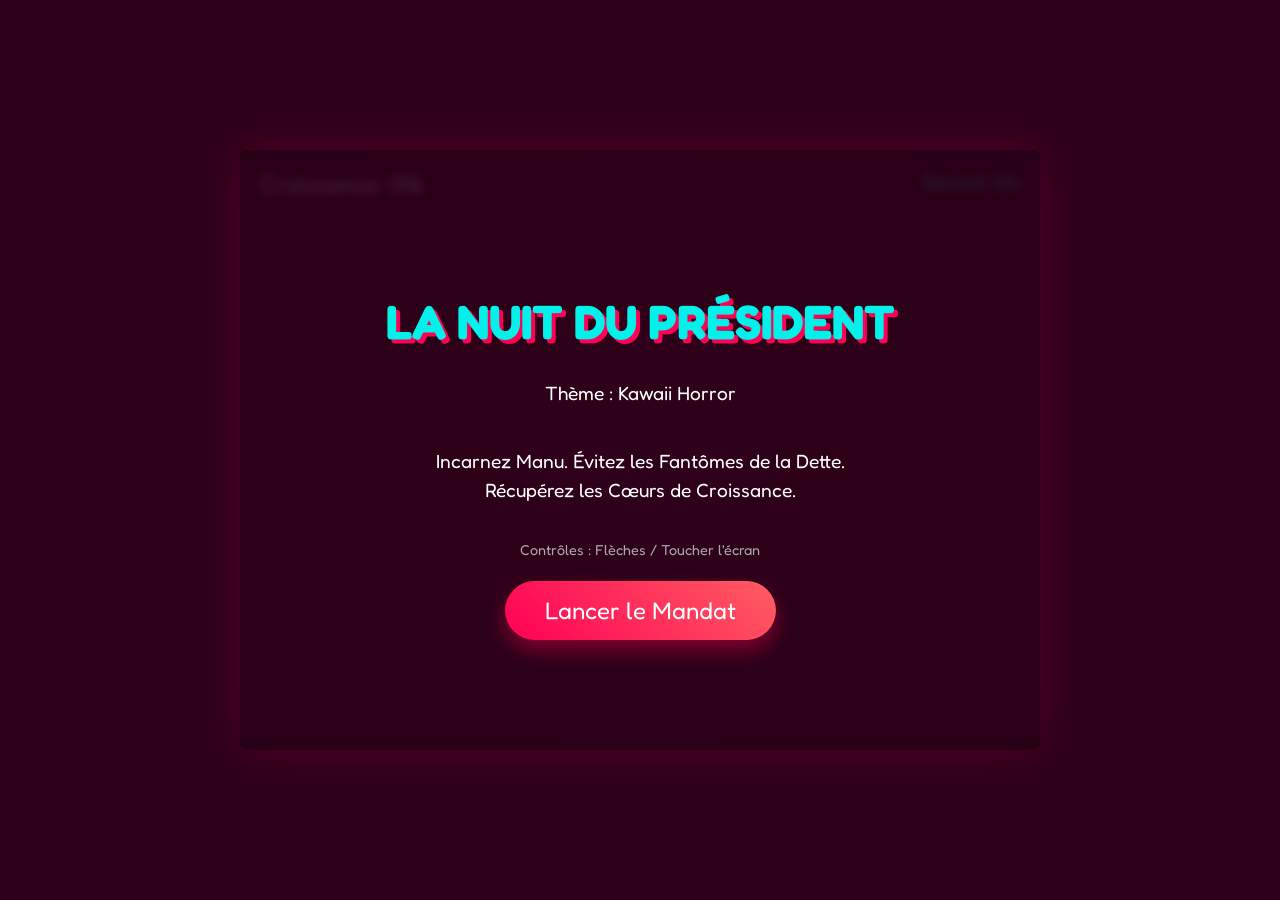
<file: macron.html>
<!DOCTYPE html>
<html lang="fr">
<head>
    <meta charset="UTF-8">
    <meta name="viewport" content="width=device-width, initial-scale=1.0, maximum-scale=1.0, user-scalable=no">
    <title>La Nuit du Président : Kawaii Horror</title>
    <style>
        /* Importation d'une police "mignonne" mais lisible */
        @import url('https://fonts.googleapis.com/css2?family=Fredoka+One&display=swap');

        :root {
            --bg-color: #2d0018; /* Violet très sombre (Horror) */
            --accent-pink: #ff0055; /* Rose Néon (Kawaii/Danger) */
            --accent-blue: #00f2ea; /* Bleu Cyan (Tech) */
            --text-color: #ffffff;
        }

        body {
            margin: 0;
            padding: 0;
            overflow: hidden; /* Empêche le scroll */
            background-color: var(--bg-color);
            font-family: 'Fredoka One', cursive;
            color: var(--text-color);
            height: 100vh;
            display: flex;
            justify-content: center;
            align-items: center;
            user-select: none; /* Empêche la sélection de texte */
            touch-action: none; /* Améliore le tactile */
        }

        /* Conteneur principal du jeu */
        #game-container {
            position: relative;
            width: 100%;
            height: 100%;
            max-width: 800px; /* Largeur max sur PC */
            max-height: 600px;
            box-shadow: 0 0 50px rgba(255, 0, 85, 0.2);
            overflow: hidden;
            border-radius: 8px;
            background: radial-gradient(circle at center, #3d0028 0%, #1a000d 100%);
        }

        canvas {
            display: block;
            width: 100%;
            height: 100%;
        }

        /* Interface Utilisateur (UI) flottante */
        .ui-screen {
            position: absolute;
            top: 0;
            left: 0;
            width: 100%;
            height: 100%;
            display: flex;
            flex-direction: column;
            justify-content: center;
            align-items: center;
            background: rgba(45, 0, 24, 0.85);
            backdrop-filter: blur(5px);
            z-index: 10;
            transition: opacity 0.3s;
            text-align: center;
        }

        .hidden {
            opacity: 0;
            pointer-events: none;
        }

        h1 {
            font-size: 3rem;
            margin-bottom: 10px;
            text-shadow: 4px 4px 0px var(--accent-pink);
            color: var(--accent-blue);
            animation: float 3s infinite ease-in-out;
        }

        p {
            font-size: 1.2rem;
            margin-bottom: 20px;
            line-height: 1.5;
            max-width: 80%;
        }

        /* Style des boutons */
        button {
            background: linear-gradient(45deg, var(--accent-pink), #ff5e62);
            border: none;
            padding: 15px 40px;
            font-size: 1.5rem;
            font-family: 'Fredoka One', cursive;
            color: white;
            border-radius: 50px;
            cursor: pointer;
            box-shadow: 0 10px 20px rgba(255, 0, 85, 0.4);
            transition: transform 0.1s, box-shadow 0.1s;
        }

        button:active {
            transform: scale(0.95);
            box-shadow: 0 5px 10px rgba(255, 0, 85, 0.4);
        }

        /* Score en haut à gauche */
        #hud {
            position: absolute;
            top: 20px;
            left: 20px;
            font-size: 1.5rem;
            pointer-events: none;
            text-shadow: 2px 2px 0 #000;
        }

        /* Meilleur Score en haut à droite */
        #highscore-display {
            position: absolute;
            top: 20px;
            right: 20px;
            font-size: 1.2rem;
            color: var(--accent-blue);
            pointer-events: none;
        }

        /* Animation flottante pour le titre */
        @keyframes float {
            0%, 100% { transform: translateY(0); }
            50% { transform: translateY(-10px); }
        }
    </style>
</head>
<body>

    <div id="game-container">
        <!-- Canvas où le jeu est dessiné -->
        <canvas id="gameCanvas"></canvas>

        <!-- Affichage tête haute (HUD) -->
        <div id="hud">Croissance: <span id="score">0</span>%</div>
        <div id="highscore-display">Record: <span id="highscore">0</span>%</div>

        <!-- Écran d'accueil -->
        <div id="start-screen" class="ui-screen">
            <h1>LA NUIT DU PRÉSIDENT</h1>
            <p>Thème : Kawaii Horror</p>
            <p>Incarnez Manu. Évitez les Fantômes de la Dette.<br>Récupérez les Cœurs de Croissance.</p>
            <p style="font-size: 0.9rem; color: #aaa;">Contrôles : Flèches / Toucher l'écran</p>
            <button id="start-btn">Lancer le Mandat</button>
        </div>

        <!-- Écran de Fin de Jeu -->
        <div id="game-over-screen" class="ui-screen hidden">
            <h1 style="color: var(--accent-pink);">DISSOLUTION !</h1>
            <p>Score Final : <span id="final-score">0</span>%</p>
            <button id="restart-btn">Nouveau Quinquennat</button>
        </div>
    </div>

<script>
/**
 * MOTEUR DE JEU JAVASCRIPT - MODE CRÉATIF
 * Auteur : Senior Creative Dev
 * Langage : JS Moderne (ES6+)
 */

// --- 1. SYSTÈME AUDIO (Synthétiseur Web Audio API) ---
// On génère tous les sons mathématiquement. Pas de fichiers mp3.
const AudioEngine = {
    ctx: null,

    init() {
        // Initialisation du contexte audio (nécessite un clic utilisateur)
        this.ctx = new (window.AudioContext || window.webkitAudioContext)();
    },

    // Fonction générique pour jouer un son
    playTone(freq, type, duration, vol = 0.1, slide = 0) {
        if (!this.ctx) return;
        const osc = this.ctx.createOscillator();
        const gain = this.ctx.createGain();
       
        osc.type = type; // 'sine', 'square', 'sawtooth', 'triangle'
        osc.frequency.setValueAtTime(freq, this.ctx.currentTime);
       
        // Effet de glissement (slide) pour des sons "arcade"
        if (slide !== 0) {
            osc.frequency.linearRampToValueAtTime(freq + slide, this.ctx.currentTime + duration);
        }

        // Enveloppe de volume (Fade in / Fade out)
        gain.gain.setValueAtTime(0, this.ctx.currentTime);
        gain.gain.linearRampToValueAtTime(vol, this.ctx.currentTime + 0.05);
        gain.gain.exponentialRampToValueAtTime(0.001, this.ctx.currentTime + duration);

        // Connexion
        osc.connect(gain);
        gain.connect(this.ctx.destination);
       
        osc.start();
        osc.stop(this.ctx.currentTime + duration);
    },

    // Son de collecte (Cœur) - Un son aigu et joyeux
    playCollect() {
        this.playTone(600, 'sine', 0.1, 0.1, 200);
        setTimeout(() => this.playTone(900, 'sine', 0.2, 0.1, 0), 100);
    },

    // Son de mort (Game Over) - Un son grave et distordu
    playGameOver() {
        this.playTone(200, 'sawtooth', 0.5, 0.2, -150);
        setTimeout(() => this.playTone(100, 'square', 0.5, 0.2, -50), 200);
    },

    // Son de pas ou d'ambiance
    playMove() {
        this.playTone(150, 'triangle', 0.05, 0.05);
    }
};

// --- 2. CONFIGURATION DU JEU ---
const canvas = document.getElementById('gameCanvas');
const ctx = canvas.getContext('2d');
let animationId;
let frames = 0;
let score = 0;
let highScore = localStorage.getItem('macron_horror_highscore') || 0;

// Mise à jour de l'affichage du record au chargement
document.getElementById('highscore').innerText = highScore;

// État du jeu
let gameState = {
    current: 'MENU', // MENU, PLAYING, GAMEOVER
    width: 0,
    height: 0
};

// Gestion du redimensionnement (Responsive)
function resize() {
    gameState.width = canvas.parentElement.clientWidth;
    gameState.height = canvas.parentElement.clientHeight;
    canvas.width = gameState.width;
    canvas.height = gameState.height;
}
window.addEventListener('resize', resize);
resize();

// --- 3. CLASSES D'OBJETS ---

// Le Joueur (Emmanuel Macron version Kawaii)
class Player {
    constructor() {
        this.size = 30;
        this.x = gameState.width / 2;
        this.y = gameState.height / 2;
        this.speed = 5;
        this.vx = 0;
        this.vy = 0;
        this.angle = 0;
    }

    update(input) {
        // Déplacement fluide
        if (input.keys['ArrowUp']) this.vy = -this.speed;
        else if (input.keys['ArrowDown']) this.vy = this.speed;
        else this.vy = 0;

        if (input.keys['ArrowLeft']) this.vx = -this.speed;
        else if (input.keys['ArrowRight']) this.vx = this.speed;
        else this.vx = 0;

        // Gestion Tactile
        if (input.touch.active) {
            const dx = input.touch.x - this.x;
            const dy = input.touch.y - this.y;
            const dist = Math.sqrt(dx*dx + dy*dy);
           
            if (dist > 5) {
                this.vx = (dx / dist) * this.speed;
                this.vy = (dy / dist) * this.speed;
            } else {
                this.vx = 0; this.vy = 0;
            }
        }

        this.x += this.vx;
        this.y += this.vy;

        // Collisions avec les murs (limites de l'écran)
        if (this.x < this.size) this.x = this.size;
        if (this.x > gameState.width - this.size) this.x = gameState.width - this.size;
        if (this.y < this.size) this.y = this.size;
        if (this.y > gameState.height - this.size) this.y = gameState.height - this.size;
       
        // Petite oscillation "respiration"
        this.angle += 0.05;
    }

    draw() {
        ctx.save();
        ctx.translate(this.x, this.y);
       
        // Effet de lumière (Torche/Aura) pour le côté Horror
        const gradient = ctx.createRadialGradient(0, 0, 10, 0, 0, 150);
        gradient.addColorStop(0, 'rgba(255, 255, 255, 0.2)');
        gradient.addColorStop(1, 'rgba(0, 0, 0, 0)');
        ctx.fillStyle = gradient;
        ctx.beginPath();
        ctx.arc(0, 0, 150, 0, Math.PI * 2);
        ctx.fill();

        // Corps (Costume Bleu Présidentiel)
        ctx.fillStyle = '#091e38';
        ctx.beginPath();
        ctx.arc(0, 10, this.size - 5, 0, Math.PI * 2);
        ctx.fill();

        // Tête (Ronde et mignonne)
        ctx.fillStyle = '#ffdbac';
        ctx.beginPath();
        ctx.arc(0, -5, this.size - 8, 0, Math.PI * 2);
        ctx.fill();

        // Yeux (Grands style Kawaii)
        ctx.fillStyle = '#000';
        ctx.beginPath();
        ctx.arc(-8, -5, 3, 0, Math.PI * 2); // Œil gauche
        ctx.arc(8, -5, 3, 0, Math.PI * 2);  // Œil droit
        ctx.fill();

        // Écharpe tricolore (Détail subtil)
        ctx.fillStyle = '#002654'; // Bleu
        ctx.fillRect(-10, 10, 6, 10);
        ctx.fillStyle = '#ffffff'; // Blanc
        ctx.fillRect(-4, 10, 6, 10);
        ctx.fillStyle = '#ed2939'; // Rouge
        ctx.fillRect(2, 10, 6, 10);

        ctx.restore();
    }
}

// Les Ennemis (Fantômes de la Dette)
class Enemy {
    constructor() {
        // Apparition aléatoire sur les bords
        if (Math.random() < 0.5) {
            this.x = Math.random() < 0.5 ? -50 : gameState.width + 50;
            this.y = Math.random() * gameState.height;
        } else {
            this.x = Math.random() * gameState.width;
            this.y = Math.random() < 0.5 ? -50 : gameState.height + 50;
        }
       
        this.size = 25;
        this.speed = 1.5 + Math.random() * 1.5; // Vitesse variable
        this.color = '#ff0055'; // Rose Néon effrayant
        this.angle = 0;
    }

    update(player) {
        // Poursuite simple (style Zombie)
        const dx = player.x - this.x;
        const dy = player.y - this.y;
        const dist = Math.sqrt(dx*dx + dy*dy);
       
        this.x += (dx / dist) * this.speed;
        this.y += (dy / dist) * this.speed;
       
        this.angle += 0.1;
    }

    draw() {
        ctx.save();
        ctx.translate(this.x, this.y);
        ctx.rotate(Math.sin(this.angle) * 0.1); // Oscillation fantomatique

        // Ombre portée (Glow)
        ctx.shadowBlur = 15;
        ctx.shadowColor = this.color;

        // Forme de fantôme (Arc + Vagues en bas)
        ctx.fillStyle = this.color;
        ctx.beginPath();
        ctx.arc(0, -5, this.size, Math.PI, 0); // Tête arrondie
        ctx.lineTo(this.size, 15);
        ctx.lineTo(0, 5); // Pointe milieu
        ctx.lineTo(-this.size, 15);
        ctx.fill();

        // Yeux effrayants (X)
        ctx.strokeStyle = '#2d0018';
        ctx.lineWidth = 3;
       
        // Œil gauche
        ctx.beginPath(); ctx.moveTo(-10, -5); ctx.lineTo(-4, 1); ctx.stroke();
        ctx.beginPath(); ctx.moveTo(-4, -5); ctx.lineTo(-10, 1); ctx.stroke();

        // Œil droit
        ctx.beginPath(); ctx.moveTo(4, -5); ctx.lineTo(10, 1); ctx.stroke();
        ctx.beginPath(); ctx.moveTo(10, -5); ctx.lineTo(4, 1); ctx.stroke();
       
        // Texte "DETTE" flottant au dessus
        ctx.shadowBlur = 0;
        ctx.fillStyle = "rgba(255,255,255,0.5)";
        ctx.font = "10px sans-serif";
        ctx.textAlign = "center";
        ctx.fillText("€€€", 0, -35);

        ctx.restore();
    }
}

// Les Bonus (Cœurs de Croissance)
class Coin {
    constructor() {
        this.x = Math.random() * (gameState.width - 40) + 20;
        this.y = Math.random() * (gameState.height - 40) + 20;
        this.size = 15;
        this.pulse = 0;
    }

    draw() {
        this.pulse += 0.1;
        const scale = 1 + Math.sin(this.pulse) * 0.2; // Battement de cœur

        ctx.save();
        ctx.translate(this.x, this.y);
        ctx.scale(scale, scale);
       
        // Dessin du cœur
        ctx.fillStyle = '#00f2ea'; // Cyan Kawaii
        ctx.shadowBlur = 10;
        ctx.shadowColor = '#00f2ea';
        ctx.beginPath();
        ctx.moveTo(0, 5);
        ctx.bezierCurveTo(0, 5, -10, -5, -10, -10);
        ctx.bezierCurveTo(-10, -15, -5, -15, 0, -10);
        ctx.bezierCurveTo(5, -15, 10, -15, 10, -10);
        ctx.bezierCurveTo(10, -5, 0, 5, 0, 5);
        ctx.fill();

        ctx.restore();
    }
}

// Système de Particules (Explosions Kawaii)
class Particle {
    constructor(x, y, color) {
        this.x = x;
        this.y = y;
        this.vx = (Math.random() - 0.5) * 8;
        this.vy = (Math.random() - 0.5) * 8;
        this.life = 1.0;
        this.color = color;
        this.size = Math.random() * 5 + 2;
    }

    update() {
        this.x += this.vx;
        this.y += this.vy;
        this.life -= 0.02; // Disparition progressive
        this.vx *= 0.95; // Friction
        this.vy *= 0.95;
    }

    draw() {
        ctx.globalAlpha = Math.max(0, this.life);
        ctx.fillStyle = this.color;
        ctx.beginPath();
        ctx.arc(this.x, this.y, this.size, 0, Math.PI * 2);
        ctx.fill();
        ctx.globalAlpha = 1.0;
    }
}

// --- 4. GESTION DES ENTRÉES (CLAVIER & TACTILE) ---
const Input = {
    keys: {},
    touch: { x: 0, y: 0, active: false },

    init() {
        window.addEventListener('keydown', e => this.keys[e.code] = true);
        window.addEventListener('keyup', e => this.keys[e.code] = false);

        canvas.addEventListener('touchstart', e => {
            e.preventDefault();
            this.touch.active = true;
            this.updateTouch(e.touches[0]);
        }, {passive: false});

        canvas.addEventListener('touchmove', e => {
            e.preventDefault();
            this.updateTouch(e.touches[0]);
        }, {passive: false});

        canvas.addEventListener('touchend', e => {
            this.touch.active = false;
        });
    },

    updateTouch(touch) {
        const rect = canvas.getBoundingClientRect();
        this.touch.x = touch.clientX - rect.left;
        this.touch.y = touch.clientY - rect.top;
    }
};
Input.init();

// --- 5. BOUCLE DE JEU ---
let player;
let enemies = [];
let coins = [];
let particles = [];
let difficultyTimer = 0;

function initGame() {
    AudioEngine.init();
   
    player = new Player();
    enemies = [];
    coins = [];
    particles = [];
    score = 0;
    frames = 0;
    difficultyTimer = 0;

    // Ajouter un premier bonus
    coins.push(new Coin());

    // UI
    document.getElementById('start-screen').classList.add('hidden');
    document.getElementById('game-over-screen').classList.add('hidden');
    document.getElementById('score').innerText = '0';

    gameState.current = 'PLAYING';
    loop();
}

function spawnParticles(x, y, color) {
    for (let i = 0; i < 15; i++) {
        particles.push(new Particle(x, y, color));
    }
}

function gameOver() {
    gameState.current = 'GAMEOVER';
    AudioEngine.playGameOver();
   
    // Sauvegarde du score
    if (score > highScore) {
        highScore = score;
        localStorage.setItem('macron_horror_highscore', highScore);
        document.getElementById('highscore').innerText = highScore;
    }

    // Affichage écran fin
    document.getElementById('final-score').innerText = score;
    document.getElementById('game-over-screen').classList.remove('hidden');
   
    // Secousse de l'écran (Game Feel)
    canvas.style.transform = 'translate(5px, 5px)';
    setTimeout(() => canvas.style.transform = 'none', 100);
}

function loop() {
    if (gameState.current !== 'PLAYING') return;

    // 1. Nettoyage du Canvas (avec trace légère pour effet de flou/horror)
    ctx.fillStyle = 'rgba(45, 0, 24, 0.3)';
    ctx.fillRect(0, 0, gameState.width, gameState.height);

    // 2. Logique du jeu
    frames++;
    difficultyTimer++;

    player.update(Input);
    player.draw();

    // Apparition des ennemis (Difficulté progressive)
    if (frames % Math.max(20, 100 - Math.floor(score / 5)) === 0) {
        enemies.push(new Enemy());
    }

    // Gestion des Ennemis
    enemies.forEach((enemy, index) => {
        enemy.update(player);
        enemy.draw();

        // Collision Joueur <-> Ennemi
        const dx = player.x - enemy.x;
        const dy = player.y - enemy.y;
        const dist = Math.sqrt(dx*dx + dy*dy);

        if (dist < player.size + enemy.size - 10) {
            spawnParticles(player.x, player.y, '#ff0055');
            gameOver();
        }
    });

    // Gestion des Bonus
    coins.forEach((coin, index) => {
        coin.draw();
       
        // Collision Joueur <-> Bonus
        const dx = player.x - coin.x;
        const dy = player.y - coin.y;
        const dist = Math.sqrt(dx*dx + dy*dy);

        if (dist < player.size + coin.size) {
            score += 10; // +10% de croissance
            document.getElementById('score').innerText = score;
            AudioEngine.playCollect();
            spawnParticles(coin.x, coin.y, '#00f2ea');
           
            coins.splice(index, 1);
           
            // Faire apparaître un nouveau bonus ailleurs
            coins.push(new Coin());
        }
    });

    // Gestion des Particules
    particles.forEach((p, index) => {
        p.update();
        p.draw();
        if (p.life <= 0) particles.splice(index, 1);
    });

    // 3. Appel de la prochaine frame
    animationId = requestAnimationFrame(loop);
}

// --- 6. ÉVÉNEMENTS BOUTONS ---
document.getElementById('start-btn').addEventListener('click', initGame);
document.getElementById('restart-btn').addEventListener('click', initGame);

</script>
</body>
</html>
</file>
